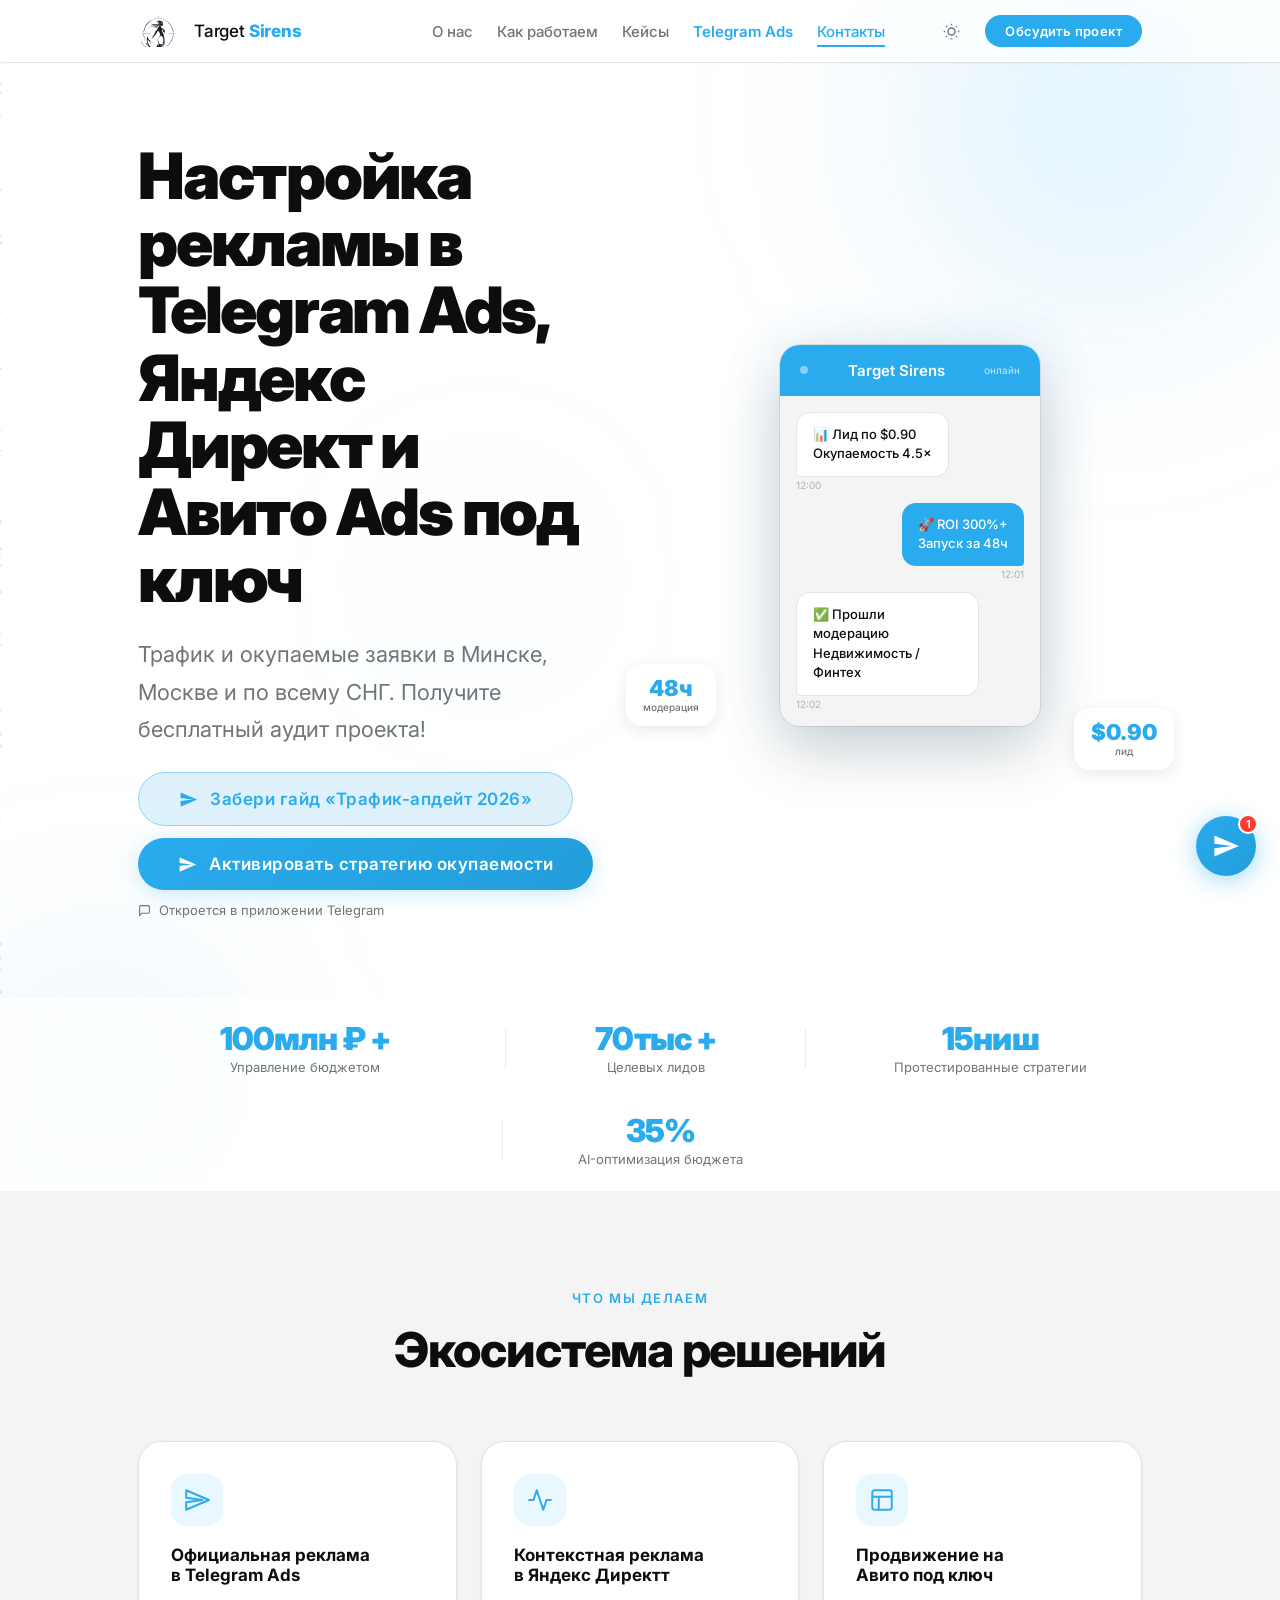
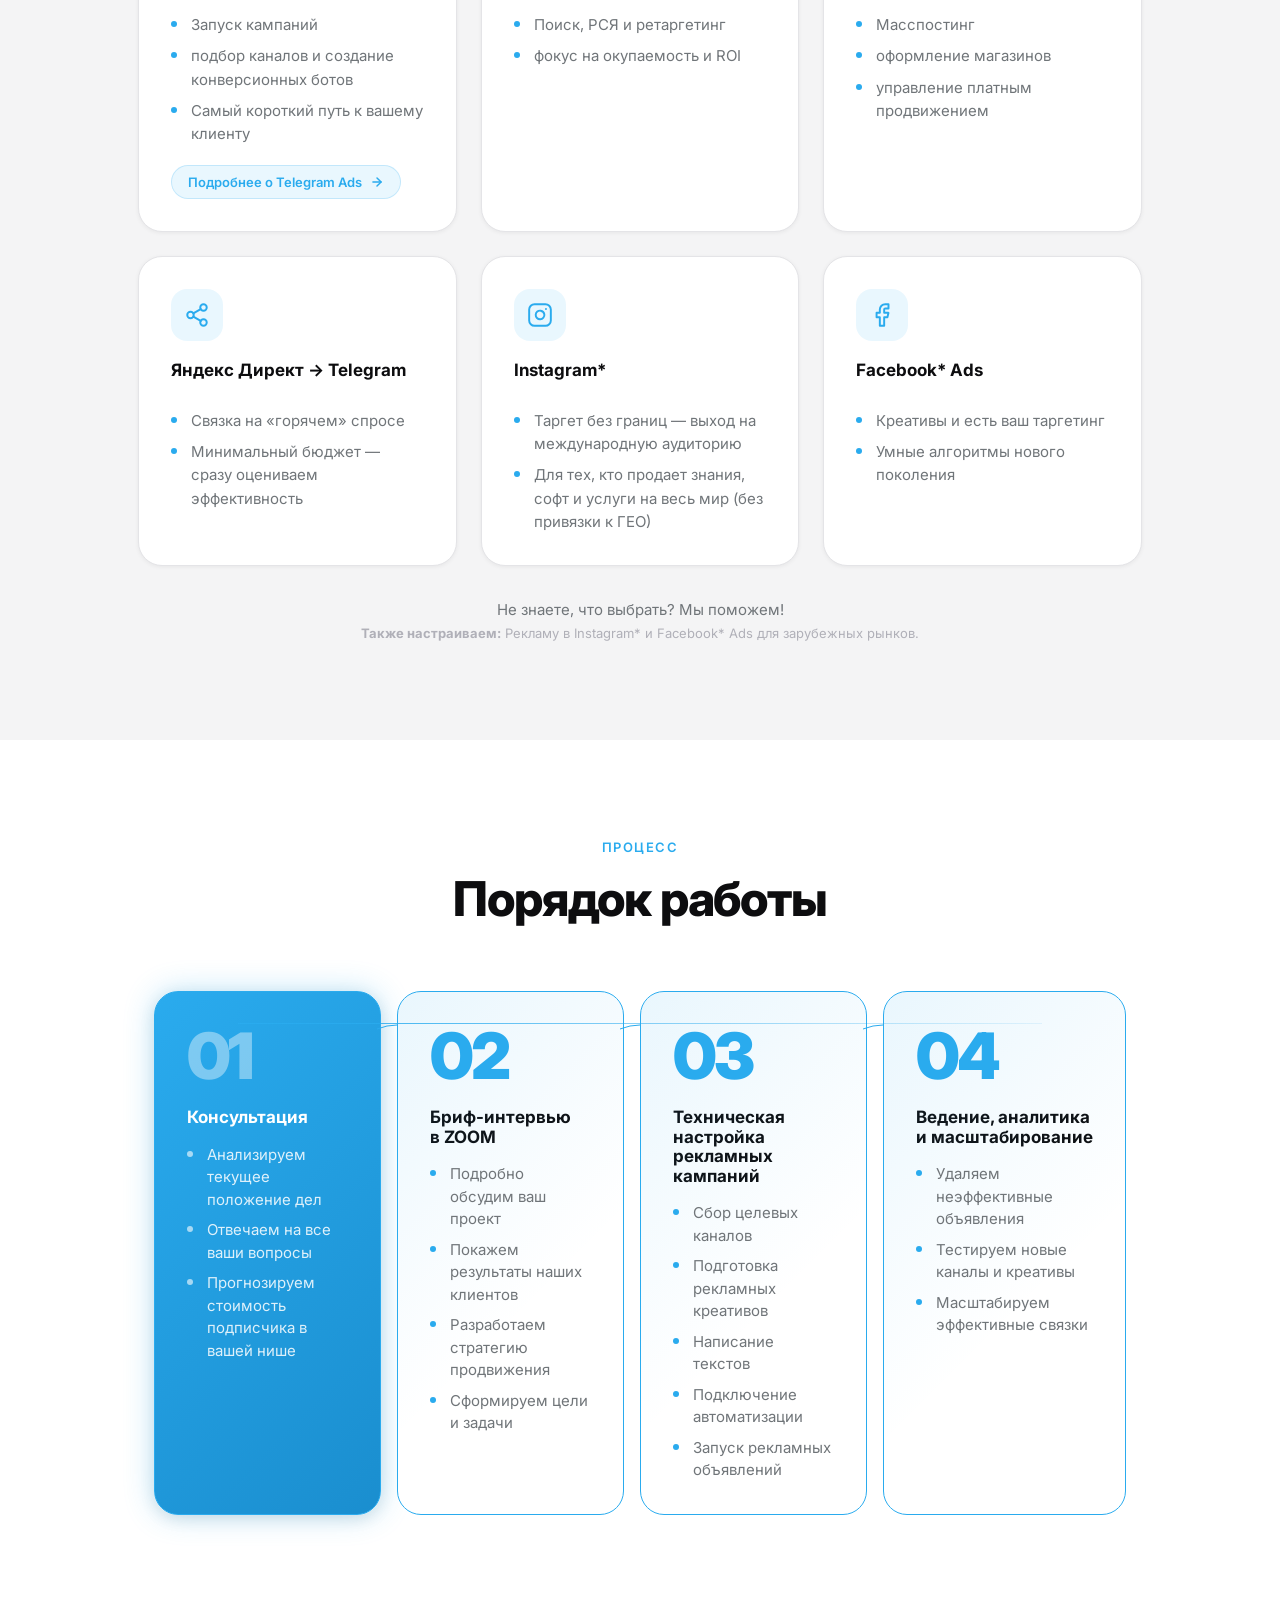
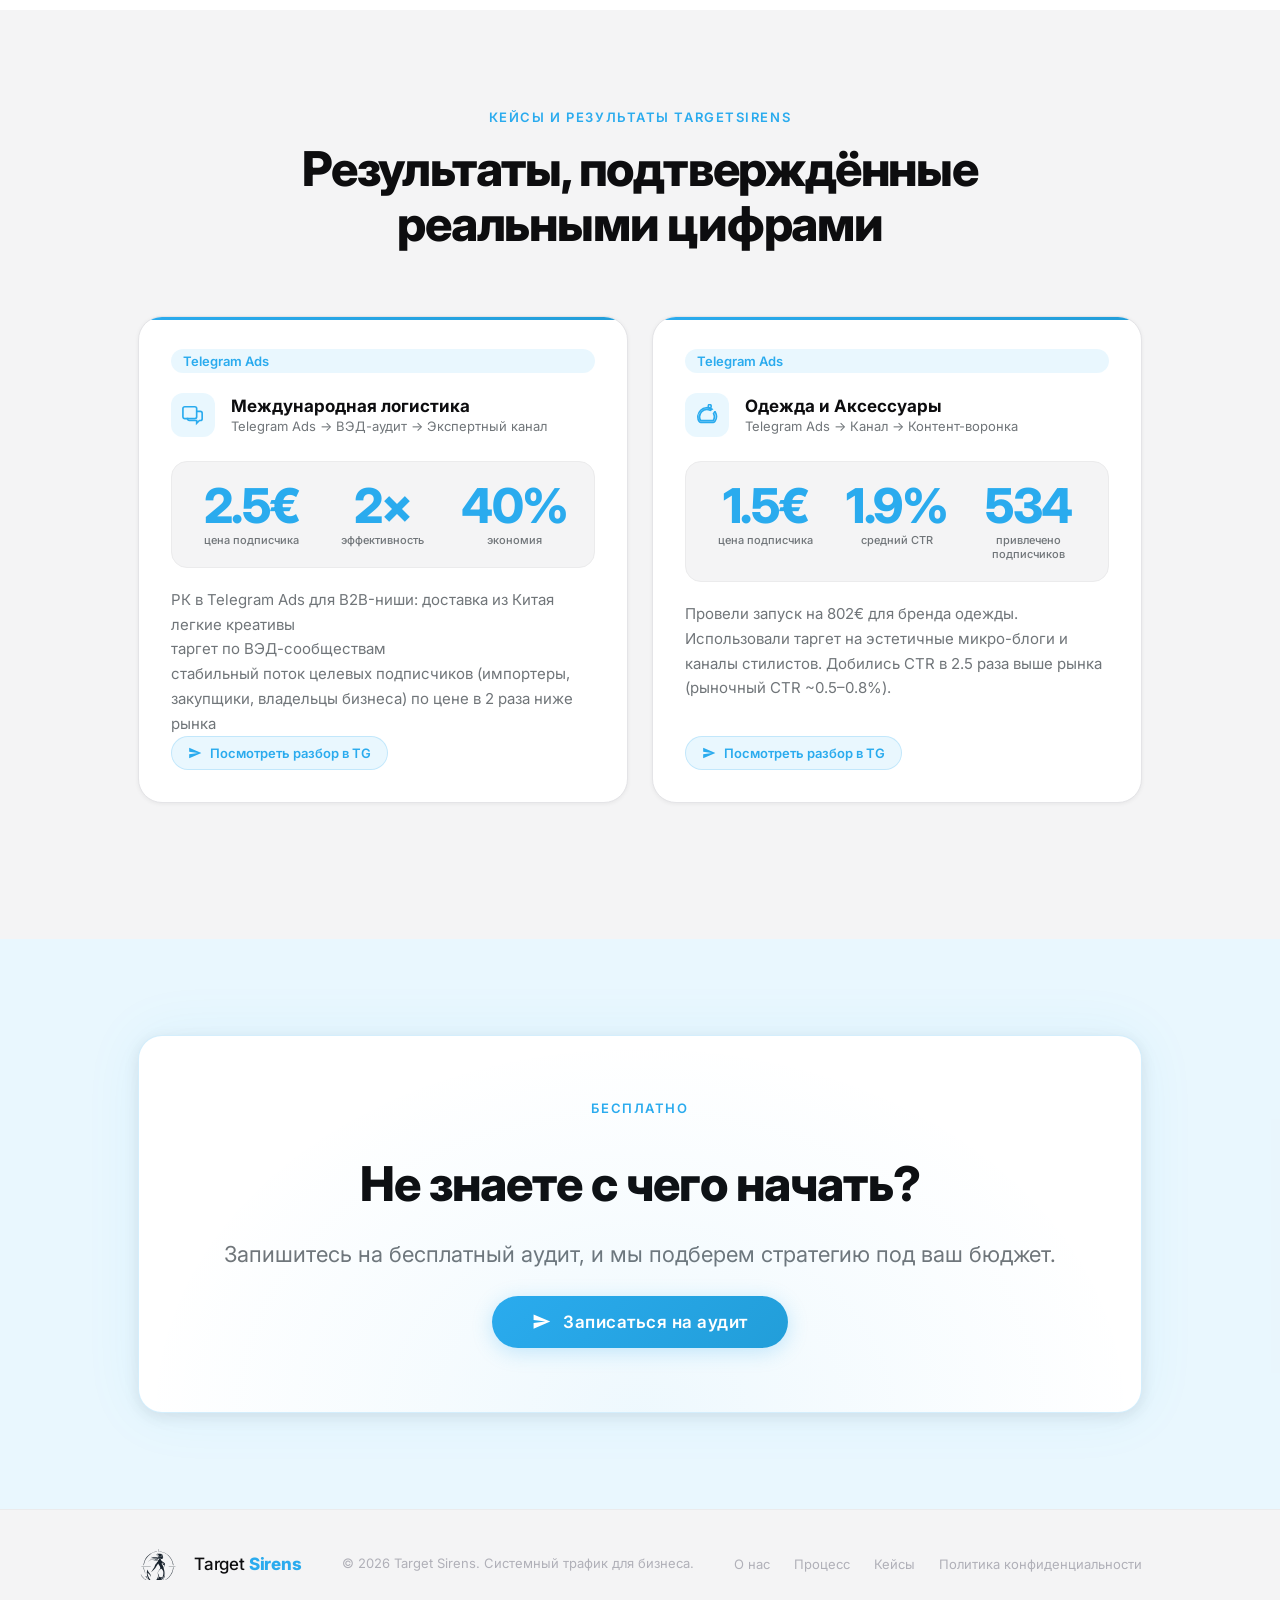
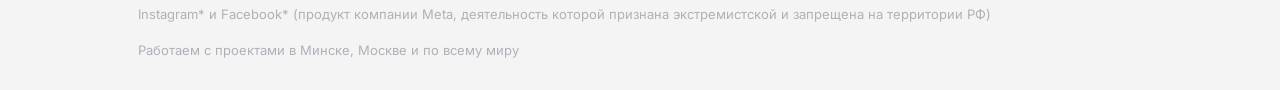
<file: index.html>
<!DOCTYPE html>
<html lang="ru" data-theme="light">

<head>
  <meta charset="UTF-8">
  <!-- Google Tag Manager -->
  <script>(function (w, d, s, l, i) {
      w[l] = w[l] || []; w[l].push({
        'gtm.start':
          new Date().getTime(), event: 'gtm.js'
      }); var f = d.getElementsByTagName(s)[0],
        j = d.createElement(s), dl = l != 'dataLayer' ? '&l=' + l : ''; j.async = true; j.src =
          'https://www.googletagmanager.com/gtm.js?id=' + i + dl; f.parentNode.insertBefore(j, f);
    })(window, document, 'script', 'dataLayer', 'GTM-P6WTXDZZ');</script>
  <!-- End Google Tag Manager -->
   
<script type="application/ld+json">
{
@context": "Schema.org - Schema.org ",
@type": "Organization",
"name": "TargetSirens",
"url": "Target Sirens — Системный трафик ",
"logo": "https://targetsirens.ru/logo.png",
"image": "https://targetsirens.ru/preview-image.jpg",
"description": "Трафик и окупаемые заявки в Telegram Ads, Yandex Direct, Авито Ads. Настройка рекламы под ключ в Минске, Москве и по всему СНГ.",
"knowsAbout": "Настройка рекламы, маркетинг, Telegram Ads, Yandex Direct, Авито Ads",

// Основной адрес (Минск)
"address": {
@type": "PostalAddress",
"addressLocality": "Минск",
"addressCountry": "BY"
},

// Координаты (Минск)
"geo": {
@type": "GeoCoordinates",
"latitude": "53.9045",
"longitude": "27.5615"
},

// ЗОНА ОБСЛУЖИВАНИЯ (Здесь мы добавляем Москву и СНГ)
"areaServed": [
{
@type": "City",
"name": "Минск"
},
{
@type": "City",
"name": "Москва"
},
{
@type": "Country",
"name": "СНГ"
}
],

"foundingDate": "2024",
"sameAs": [
"TARGET SIRENS | Реклама TG ADS ",
"https://vk.com/targetsirens"
],
"hasOfferCatalog": {
@type": "OfferCatalog",
"name": "Услуги маркетинга и рекламы",
"itemListElement": [
{
@type": "Offer",
"itemOffered": {
@type": "Service",
"name": "Настройка Telegram Ads в Москве и Минске"
}
},
{
@type": "Offer",
"itemOffered": {
@type": "Service",
"name": "Настройка Яндекс Директ под ключ"
}
},
{
@type": "Offer",
"itemOffered": {
@type": "Service",
"name": "Реклама на Авито Ads"
}
}
]
}
}
</script>
  <meta name="viewport" content="width=device-width, initial-scale=1.0">
  <meta name="description"
    content="Трафик и окупаемые заявки в Telegram Ads, Yandex Direct, Авито Ads. Настраиваем рекламу под ключ. Получите бесплатный аудит проекта!">
  <title>Target sirens - настройка рекламы в Telegram Ads, Yandex Direct, Авито Ads под ключ</title>
  <link rel="preconnect" href="https://fonts.googleapis.com">
  <link rel="preconnect" href="https://fonts.gstatic.com" crossorigin>
  <link href="https://fonts.googleapis.com/css2?family=Inter:wght@400;500;600;700;800&display=swap" rel="stylesheet">
  <link rel="icon" type="image/svg+xml" href="favicon.svg">
  <link rel="stylesheet" href="style.css">
</head>

<body>
  <!-- Google Tag Manager (noscript) -->
  <noscript><iframe src="https://www.googletagmanager.com/ns.html?id=GTM-P6WTXDZZ" height="0" width="0"
      style="display:none;visibility:hidden"></iframe></noscript>
  <!-- End Google Tag Manager (noscript) -->
  <!-- ==============================
       HEADER — Apple glassmorphism
       ============================== -->
  <header class="header" id="header">
    <div class="header__glass"></div>
    <div class="container header__inner">

      <!-- LOGO -->
      <a href="#" class="logo" aria-label="Target Sirens">
        <img class="logo__img logo__img--light" src="logo-light.svg" alt="" width="44" height="44">
        <img class="logo__img logo__img--dark" src="logo-dark.svg" alt="" width="44" height="44">
        <span class="logo__text">Target <strong>Sirens</strong></span>
      </a>

      <!-- NAV -->
      <nav class="nav" aria-label="Навигация">
        <a href="#facts" class="nav__link">О нас</a>
        <a href="#process" class="nav__link">Как работаем</a>
        <a href="#cases" class="nav__link">Кейсы</a>
        <a href="telegram-ads.html" class="nav__link" style="color:var(--color-primary);font-weight:600">Telegram Ads</a>
        <a href="#contact" class="nav__link">Контакты</a>
      </nav>

      <div class="header__right">
        <button class="theme-toggle" data-theme-toggle aria-label="Сменить тему">
          <svg class="icon-moon" width="17" height="17" viewBox="0 0 24 24" fill="none" stroke="currentColor"
            stroke-width="2">
            <path d="M21 12.79A9 9 0 1 1 11.21 3 7 7 0 0 0 21 12.79z" />
          </svg>
          <svg class="icon-sun" width="17" height="17" viewBox="0 0 24 24" fill="none" stroke="currentColor"
            stroke-width="2" style="display:none">
            <circle cx="12" cy="12" r="5" />
            <path
              d="M12 1v2M12 21v2M4.22 4.22l1.42 1.42M18.36 18.36l1.42 1.42M1 12h2M21 12h2M4.22 19.78l1.42-1.42M18.36 5.64l1.42-1.42" />
          </svg>
        </button>
        <a href="#contact" class="btn btn--primary btn--sm nav__cta" id="desk">Обсудить проект</a>
      </div>

      <button class="burger" aria-label="Меню" aria-expanded="false">
        <span></span><span></span><span></span>
      </button>
    </div>

    <!-- Mobile nav -->
    <div class="mobile-nav" id="mobile-nav" aria-hidden="true">
      <a href="#facts" class="mobile-nav__link">О нас</a>
      <a href="#process" class="mobile-nav__link">Как работаем</a>
      <a href="#cases" class="mobile-nav__link">Кейсы</a>
      <a href="telegram-ads.html" class="mobile-nav__link" style="color:var(--color-primary)">Telegram Ads</a>
      <a href="#contact" class="mobile-nav__link">Контакты</a>
      <a href="#contact" class="btn btn--primary">Обсудить проект</a>
    </div>
  </header>

  <main>

    <!-- ==============================
         SCREEN 1 — HERO
         ============================== -->
    <section class="hero" id="hero">
      <!-- Частицы / декор -->
      <div class="hero__bg" aria-hidden="true">
        <div class="hero__glow hero__glow--1"></div>
        <div class="hero__glow hero__glow--2"></div>
        <div class="hero__glow hero__glow--3"></div>
        <canvas id="particles" class="hero__particles"></canvas>
      </div>

      <div class="container hero__inner">
        <div class="hero__content">
          <h1 class="hero__title fade-up" style="--d:0ms">
            Настройка рекламы в Telegram Ads, Яндекс Директ и Авито Ads под ключ
          </h1>

          <p class="hero__sub fade-up" style="--d:100ms">
            Трафик и окупаемые заявки в Минске, Москве и по всему СНГ. Получите бесплатный аудит проекта!
          </p>

          <div class="hero__cta-wrap fade-up" style="--d:200ms">
            <a href="https://t.me/target_sirens/80" target="_blank" rel="noopener"
              class="btn btn--primary btn--lg btn--tg btn--glow hero__btn-pdf" id="take">
              <svg width="19" height="19" viewBox="0 0 24 24" fill="currentColor">
                <path d="M2.01 21L23 12 2.01 3 2 10l15 2-15 2z" />
              </svg>
              Забери гайд «Трафик-апдейт 2026»
            </a>
            <a href="https://t.me/target_sirens" target="_blank" rel="noopener"
              class="btn btn--primary btn--lg btn--tg btn--glow" id="active">
              <svg width="19" height="19" viewBox="0 0 24 24" fill="currentColor">
                <path d="M2.01 21L23 12 2.01 3 2 10l15 2-15 2z" />
              </svg>
              Активировать стратегию окупаемости
            </a>
            <span class="hero__hint">
              <svg width="13" height="13" viewBox="0 0 24 24" fill="none" stroke="currentColor" stroke-width="2">
                <path d="M21 15a2 2 0 0 1-2 2H7l-4 4V5a2 2 0 0 1 2-2h14a2 2 0 0 1 2 2z" />
              </svg>
              Откроется в приложении Telegram
            </span>
          </div>
        </div>

        <!-- Phone mockup -->
        <div class="hero__visual fade-up" style="--d:130ms" aria-hidden="true">
          <div class="hero__phone">
            <div class="hero__phone-header">
              <div class="hero__phone-dot"></div>
              <div class="hero__phone-name">Target Sirens</div>
              <div class="hero__phone-online">онлайн</div>
            </div>
            <div class="hero__phone-body">
              <div class="msg msg--in">
                <div class="msg__bubble">📊 Лид по $0.90<br>Окупаемость 4.5×</div>
                <div class="msg__time">12:00</div>
              </div>
              <div class="msg msg--out">
                <div class="msg__bubble">🚀 ROI 300%+<br>Запуск за 48ч</div>
                <div class="msg__time">12:01</div>
              </div>
              <div class="msg msg--in">
                <div class="msg__bubble">✅ Прошли модерацию<br>Недвижимость / Финтех</div>
                <div class="msg__time">12:02</div>
              </div>
            </div>
          </div>
          <!-- Floating stats -->

          <div class="fstat fstat--2"><span class="fstat__num">48ч</span><span class="fstat__lbl">модерация</span></div>
          <div class="fstat fstat--3"><span class="fstat__num">$0.90</span><span class="fstat__lbl">лид</span></div>
        </div>
      </div>

      <!-- Metrics bar -->
      <div class="hero__metrics fade-up" style="--d:340ms">
        <div class="container hero__metrics-inner">
          <div class="hm-item">
            <span class="hm-num" data-target="100">0</span><span class="hm-sfx">млн ₽ +</span>
            <span class="hm-lbl">Управление бюджетом</span>
          </div>
          <div class="hm-divider"></div>
          <div class="hm-item">
            <span class="hm-num" data-target="70 ">0</span><span class="hm-sfx"> тыс +</span>
            <span class="hm-lbl">Целевых лидов</span>
          </div>
          <div class="hm-divider"></div>
          <div class="hm-item">
            <span class="hm-num" data-target="15">0</span><span class="hm-sfx">ниш</span>
            <span class="hm-lbl">Протестированные стратегии</span>
          </div>
          <div class="hm-divider"></div>
          <div class="hm-item">
            <span class="hm-num" data-target="35">0</span><span class="hm-sfx">%</span>
            <span class="hm-lbl">AI-оптимизация бюджета</span>
          </div>
        </div>
      </div>
    </section>

    <!-- ==============================
         SCREEN 2 — ЭКОСИСТЕМА РЕШЕНИЙ
         ============================== -->
    <section class="facts section" id="facts">
      <div class="container">
        <div class="section-head reveal">
          <div class="section-label">Что мы делаем</div>
          <h2 class="section-title">Экосистема решений</h2>
        </div>

        <div class="facts__grid facts__grid--6">

          <!-- 1. Telegram Ads -->
          <div class="fact-card reveal" style="--rd:0ms">
            <div class="fact-card__icon">
              <svg width="26" height="26" viewBox="0 0 24 24" fill="none" stroke="var(--color-primary)"
                stroke-width="1.8" stroke-linecap="round" stroke-linejoin="round">
                <path d="M2.01 21L23 12 2.01 3 2 10l15 2-15 2z" />
              </svg>
            </div>
            <h3>Официальная реклама в Telegram Ads</h3>
            <ul class="fact-list">
              <li>Запуск кампаний</li>
              <li>подбор каналов и создание конверсионных ботов</li>
              <li>Самый короткий путь к вашему клиенту</li>
            </ul>
            <a href="telegram-ads.html" class="case-card__link" style="margin-top:auto;align-self:flex-start">
              Подробнее о Telegram Ads
              <svg width="14" height="14" viewBox="0 0 24 24" fill="none" stroke="currentColor" stroke-width="2.5" stroke-linecap="round" stroke-linejoin="round"><line x1="5" y1="12" x2="19" y2="12"/><polyline points="12 5 19 12 12 19"/></svg>
            </a>
          </div>

          <!-- 2. Яндекс Директ -->
          <div class="fact-card reveal" style="--rd:60ms">
            <div class="fact-card__icon">
              <svg width="26" height="26" viewBox="0 0 24 24" fill="none" stroke="var(--color-primary)"
                stroke-width="1.8" stroke-linecap="round" stroke-linejoin="round">
                <polyline points="22 12 18 12 15 21 9 3 6 12 2 12" />
              </svg>
            </div>
            <h3>Контекстная реклама в Яндекс Директт</h3>
            <ul class="fact-list">
              <li>Поиск, РСЯ и ретаргетинг</li>
              <li>фокус на окупаемость и ROI</li>
            </ul>
          </div>

          <!-- 3. Авито -->
          <div class="fact-card reveal" style="--rd:120ms">
            <div class="fact-card__icon">
              <svg width="26" height="26" viewBox="0 0 24 24" fill="none" stroke="var(--color-primary)"
                stroke-width="1.8" stroke-linecap="round" stroke-linejoin="round">
                <rect x="3" y="3" width="18" height="18" rx="2" />
                <path d="M3 9h18M9 21V9" />
              </svg>
            </div>
            <h3>Продвижение на Авито под ключ</h3>
            <ul class="fact-list">
              <li>Масспостинг</li>
              <li>оформление магазинов</li>
              <li>управление платным продвижением</li>
            </ul>
          </div>

          <!-- 4. Яндекс → Telegram -->
          <div class="fact-card reveal" style="--rd:180ms">
            <div class="fact-card__icon">
              <svg width="26" height="26" viewBox="0 0 24 24" fill="none" stroke="var(--color-primary)"
                stroke-width="1.8" stroke-linecap="round" stroke-linejoin="round">
                <circle cx="18" cy="5" r="3" />
                <circle cx="6" cy="12" r="3" />
                <circle cx="18" cy="19" r="3" />
                <line x1="8.59" y1="13.51" x2="15.42" y2="17.49" />
                <line x1="15.41" y1="6.51" x2="8.59" y2="10.49" />
              </svg>
            </div>
            <h3>Яндекс Директ → Telegram</h3>
            <ul class="fact-list">
              <li>Связка на «горячем» спросе</li>
              <li>Минимальный бюджет — сразу оцениваем эффективность</li>
            </ul>
          </div>

          <!-- 5. Instagram -->
          <div class="fact-card reveal" style="--rd:240ms">
            <div class="fact-card__icon">
              <svg width="26" height="26" viewBox="0 0 24 24" fill="none" stroke="var(--color-primary)"
                stroke-width="1.8" stroke-linecap="round" stroke-linejoin="round">
                <rect x="2" y="2" width="20" height="20" rx="5" />
                <path d="M16 11.37A4 4 0 1 1 12.63 8 4 4 0 0 1 16 11.37z" />
                <line x1="17.5" y1="6.5" x2="17.51" y2="6.5" />
              </svg>
            </div>
            <h3>Instagram*</h3>
            <ul class="fact-list">
              <li>Таргет без границ — выход на международную аудиторию</li>
              <li>Для тех, кто продает знания, софт и услуги на весь мир (без привязки к ГЕО)</li>
            </ul>
          </div>

          <!-- 6. Facebook -->
          <div class="fact-card reveal" style="--rd:300ms">
            <div class="fact-card__icon">
              <svg width="26" height="26" viewBox="0 0 24 24" fill="none" stroke="var(--color-primary)"
                stroke-width="1.8" stroke-linecap="round" stroke-linejoin="round">
                <path d="M18 2h-3a5 5 0 0 0-5 5v3H7v4h3v8h4v-8h3l1-4h-4V7a1 1 0 0 1 1-1h3z" />
              </svg>
            </div>
            <h3>Facebook* Ads</h3>
            <ul class="fact-list">
              <li>Креативы и есть ваш таргетинг</li>
              <li>Умные алгоритмы нового поколения</li>
            </ul>
          </div>

        </div>
        <p class="facts__note reveal">Не знаете, что выбрать? Мы поможем!</p>
        <p class="looter__meta-note"><strong>Также настраиваем:</strong> Рекламу в Instagram* и Facebook* Ads для зарубежных рынков.</p>
      </div>
    </section>

    <!-- ==============================
         SCREEN 3 — ПОРЯДОК РАБОТЫ
         ============================== -->
    <section class="process section" id="process">
      <div class="container">
        <div class="section-head reveal">
          <div class="section-label">Процесс</div>
          <h2 class="section-title">Порядок работы</h2>
        </div>

        <div class="process__steps">

          <div class="step step--active reveal" style="--rd:0ms" data-step="1">
            <div class="step__connector" aria-hidden="true">
              <svg viewBox="0 0 60 24" fill="none">
                <path d="M0 12 Q30 0 60 12" stroke="var(--color-primary)" stroke-width="1.5" stroke-dasharray="4 3" />
                <polygon points="54,8 60,12 54,16" fill="var(--color-primary)" />
              </svg>
            </div>
            <div class="step__inner">
              <div class="step__num">01</div>
              <div class="step__content">
                <h3>Консультация</h3>
                <ul>
                  <li>Анализируем текущее положение дел</li>
                  <li>Отвечаем на все ваши вопросы</li>
                  <li>Прогнозируем стоимость подписчика в вашей нише</li>
                </ul>
              </div>
            </div>
          </div>

          <div class="step reveal" style="--rd:120ms" data-step="2">
            <div class="step__connector" aria-hidden="true">
              <svg viewBox="0 0 60 24" fill="none">
                <path d="M0 12 Q30 0 60 12" stroke="var(--color-primary)" stroke-width="1.5" stroke-dasharray="4 3" />
                <polygon points="54,8 60,12 54,16" fill="var(--color-primary)" />
              </svg>
            </div>
            <div class="step__inner">
              <div class="step__num">02</div>
              <div class="step__content">
                <h3>Бриф-интервью в ZOOM</h3>
                <ul>
                  <li>Подробно обсудим ваш проект</li>
                  <li>Покажем результаты наших клиентов</li>
                  <li>Разработаем стратегию продвижения</li>
                  <li>Сформируем цели и задачи</li>
                </ul>
              </div>
            </div>
          </div>

          <div class="step reveal" style="--rd:240ms" data-step="3">
            <div class="step__connector" aria-hidden="true">
              <svg viewBox="0 0 60 24" fill="none">
                <path d="M0 12 Q30 0 60 12" stroke="var(--color-primary)" stroke-width="1.5" stroke-dasharray="4 3" />
                <polygon points="54,8 60,12 54,16" fill="var(--color-primary)" />
              </svg>
            </div>
            <div class="step__inner">
              <div class="step__num">03</div>
              <div class="step__content">
                <h3>Техническая настройка рекламных кампаний</h3>
                <ul>
                  <li>Сбор целевых каналов</li>
                  <li>Подготовка рекламных креативов</li>
                  <li>Написание текстов</li>
                  <li>Подключение автоматизации</li>
                  <li>Запуск рекламных объявлений</li>
                </ul>
              </div>
            </div>
          </div>

          <div class="step step--last reveal" style="--rd:360ms" data-step="4">
            <div class="step__inner">
              <div class="step__num">04</div>
              <div class="step__content">
                <h3>Ведение, аналитика и масштабирование</h3>
                <ul>
                  <li>Удаляем неэффективные объявления</li>
                  <li>Тестируем новые каналы и креативы</li>
                  <li>Масштабируем эффективные связки</li>
                </ul>
              </div>
            </div>
          </div>

        </div>
      </div>
    </section>

    <!-- ==============================
         SCREEN 4 — КЕЙСЫ
         ============================== -->
    <section class="cases section" id="cases">
      <div class="container">
        <div class="section-head reveal">
          <div class="section-label">Кейсы и результаты TargetSirens</div>
          <h2 class="section-title">Результаты, подтверждённые<br>реальными цифрами</h2>
        </div>

        <!-- Навигация каруселя -->
        <div class="cases__nav">
          <button class="cases__arrow cases__arrow--prev" id="cases-prev" aria-label="Назад">
            <svg width="20" height="20" viewBox="0 0 24 24" fill="none" stroke="currentColor" stroke-width="2.5"
              stroke-linecap="round">
              <polyline points="15 18 9 12 15 6" />
            </svg>
          </button>
          <div class="cases__dots" id="cases-dots"></div>
          <button class="cases__arrow cases__arrow--next" id="cases-next" aria-label="Вперёд">
            <svg width="20" height="20" viewBox="0 0 24 24" fill="none" stroke="currentColor" stroke-width="2.5"
              stroke-linecap="round">
              <polyline points="9 18 15 12 9 6" />
            </svg>
          </button>
        </div>

        <!-- Горизонтальный скролл -->
        <div class="cases__scroll" id="cases-scroll">

          <!-- Кейс 1 -->
          <article class="case-card case-card--scroll reveal" style="--rd:0ms">
            <div class="case-card__tag">Telegram Ads</div>
            <div class="case-card__head">
              <div class="case-card__ava">
                <svg width="22" height="22" viewBox="0 0 24 24" fill="none" stroke="currentColor" stroke-width="1.8">
                  <rect x="1" y="3" width="15" height="13" rx="2" />
                  <path d="M16 8h4a2 2 0 0 1 2 2v6a2 2 0 0 1-2 2h-1l-3 3v-3H8a2 2 0 0 1-2-2v-1" />
                </svg>
              </div>
              <div>
                <div class="case-card__niche">Международная логистика</div>
                <div class="case-card__sub">Telegram Ads → ВЭД-аудит → Экспертный канал</div>
              </div>
            </div>
            <div class="case-card__stats">
              <div class="case-stat"><span class="case-stat__val">2.5€</span><span class="case-stat__key">цена
                  подписчика</span></div>
              <div class="case-stat"><span class="case-stat__val">2×</span><span
                  class="case-stat__key">эффективность</span></div>
              <div class="case-stat"><span class="case-stat__val">40%</span><span class="case-stat__key">экономия</span>
              </div>
            </div>
            <div class="case-card__desc">
              <p class="case-card__desc-title">РК в Telegram Ads для B2B-ниши: доставка из Китая</p>
              <ul class="case-card__list">
                <li>легкие креативы</li>
                <li>таргет по ВЭД-сообществам</li>
                <li>стабильный поток целевых подписчиков (импортеры, закупщики, владельцы бизнеса) по цене в 2 раза ниже
                  рынка</li>
              </ul>
            </div>
            <a href="https://t.me/target_sirens/78" target="_blank" rel="noopener" class="case-card__link" id="case1">
              <svg width="14" height="14" viewBox="0 0 24 24" fill="currentColor">
                <path d="M2.01 21L23 12 2.01 3 2 10l15 2-15 2z" />
              </svg>
              Посмотреть разбор в TG
            </a>
          </article>

          <!-- Кейс 2 -->
          <article class="case-card case-card--scroll reveal" style="--rd:80ms">
            <div class="case-card__tag">Telegram Ads</div>
            <div class="case-card__head">
              <div class="case-card__ava">
                <svg width="22" height="22" viewBox="0 0 24 24" fill="none" stroke="currentColor" stroke-width="1.8">
                  <path
                    d="M20.38 8.57l-1.23 1.85a8 8 0 0 1-.22 7.58H5.07A8 8 0 0 1 15.58 6.85l1.85-1.23A10 10 0 0 0 3.35 19a2 2 0 0 0 1.72 1h13.85a2 2 0 0 0 1.74-1 10 10 0 0 0 .27-10.44z" />
                  <path d="M13.5 3a1.5 1.5 0 0 0 3 0v-1a1.5 1.5 0 0 0-3 0v1z" />
                </svg>
              </div>
              <div>
                <div class="case-card__niche">Одежда и Аксессуары</div>
                <div class="case-card__sub">Telegram Ads → Канал → Контент-воронка</div>
              </div>
            </div>
            <div class="case-card__stats">
              <div class="case-stat"><span class="case-stat__val">1.5€</span><span class="case-stat__key">цена
                  подписчика</span></div>
              <div class="case-stat"><span class="case-stat__val">1.9%</span><span class="case-stat__key">средний
                  CTR</span></div>
              <div class="case-stat"><span class="case-stat__val">534</span><span class="case-stat__key">привлечено
                  подписчиков</span></div>
            </div>
            <div class="case-card__desc">
              <p class="case-card__desc-title">Провели запуск на 802€ для бренда одежды. Использовали таргет на
                эстетичные микро-блоги и каналы стилистов. Добились CTR в 2.5 раза выше рынка (рыночный CTR ~0.5–0.8%).
              </p>
            </div>
            <a href="https://t.me/target_sirens/74" target="_blank" rel="noopener" class="case-card__link" id="case2">
              <svg width="14" height="14" viewBox="0 0 24 24" fill="currentColor">
                <path d="M2.01 21L23 12 2.01 3 2 10l15 2-15 2z" />
              </svg>
              Посмотреть разбор в TG
            </a>
          </article>



        </div>

        <div id="contact"></div>
      </div>
    </section>

    <!-- ==============================
         SCREEN 5 — CTA ДИАГНОСТИКА
         ============================== -->
    <section class="diag section" id="diag">
      <div class="container">
        <div class="diag__inner reveal">
          <div class="section-label">Бесплатно</div>
          <h2 class="diag__title">Не знаете с чего начать?</h2>
          <p class="diag__sub">Запишитесь на бесплатный аудит, и мы подберем стратегию под ваш бюджет.</p>
          <a href="https://t.me/TargetSirens" target="_blank" rel="noopener"
            class="btn btn--primary btn--lg btn--tg btn--glow" id="audit">
            <svg width="19" height="19" viewBox="0 0 24 24" fill="currentColor">
              <path d="M2.01 21L23 12 2.01 3 2 10l15 2-15 2z" />
            </svg>
            Записаться на аудит
          </a>
        </div>
      </div>
    </section>

  </main>

  <!-- FOOTER -->
  <footer class="footer">
    <div class="container footer__inner">
      <a href="#" class="logo">
        <img class="logo__img logo__img--light" src="logo-light.svg" alt="" width="44" height="44">
        <img class="logo__img logo__img--dark" src="logo-dark.svg" alt="" width="44" height="44">
        <span class="logo__text">Target <strong>Sirens</strong></span>
      </a>
      <p class="footer__copy">© 2026 Target Sirens. Системный трафик для бизнеса.</p>
      <div class="footer__links">
        <a href="#facts">О нас</a>
        <a href="#process">Процесс</a>
        <a href="#cases">Кейсы</a>
        <a href="/privacy.html" target="_blank" rel="noopener noreferrer">Политика конфиденциальности</a>
      </div>
      <a href="#" class="footer__meta-note">
        Instagram* и Facebook* (продукт компании Meta, деятельность которой признана экстремистской и запрещена на
        территории РФ)</a>
        <a href="#" class="footer__meta-note">
       Работаем с проектами в Минске, Москве и по всему миру</a>
    </div>
  </footer>

  <!-- TELEGRAM WIDGET -->
  <div class="tg-widget" id="tg-widget">

    <!-- Пузырь -->
    <div class="tg-bubble" id="tg-bubble">
      <div class="tg-bubble__header">
        <div class="tg-bubble__avatar">
          <svg width="22" height="22" viewBox="0 0 24 24" fill="white">
            <path d="M2.01 21L23 12 2.01 3 2 10l15 2-15 2z" />
          </svg>
        </div>
        <div>
          <div class="tg-bubble__name">Target Sirens</div>
          <div class="tg-bubble__status">
            <span class="tg-bubble__dot"></span>онлайн
          </div>
        </div>
        <button class="tg-bubble__close" id="tg-bubble-close" aria-label="Закрыть">
          <svg width="14" height="14" viewBox="0 0 24 24" fill="none" stroke="currentColor" stroke-width="2.5">
            <line x1="18" y1="6" x2="6" y2="18" />
            <line x1="6" y1="6" x2="18" y2="18" />
          </svg>
        </button>
      </div>
      <div class="tg-bubble__body">
        <div class="tg-bubble__msg">
          Привет! 👋 Готовы обсудить ваш проект.<br>Напишите нам в Telegram — ответим в течение 15 минут.
        </div>
      </div>
      <button type="button" class="tg-bubble__btn" id="tg-bub">
  <svg width="16" height="16" viewBox="0 0 24 24" fill="currentColor">
    <path d="M2.01 21L23 12 2.01 3 2 10l15 2-15 2z" />
  </svg>
  Написать в Telegram
</button>
    </div>

    <!-- Кнопка -->
    <button class="tg-btn" id="tg-btn" aria-label="Написать в Telegram">
      <svg class="tg-btn__icon tg-btn__icon--tg" id="write" width="28" height="28" viewBox="0 0 24 24" fill="white">
        <path d="M2.01 21L23 12 2.01 3 2 10l15 2-15 2z" />
      </svg>
      <svg class="tg-btn__icon tg-btn__icon--close" width="24" height="24" viewBox="0 0 24 24" fill="none"
        stroke="white" stroke-width="2.5" style="display:none">
        <line x1="18" y1="6" x2="6" y2="18" />
        <line x1="6" y1="6" x2="18" y2="18" />
      </svg>
      <span class="tg-btn__badge">1</span>
    </button>

  </div>

  <script src="main.js"></script>
  <script data-pplx-inline-edit>
    (function () {
      if (window === window.top) return;
      function inlineAll(orig, clone) {
        if (orig.nodeType !== 1) return;
        try {
          var cs = getComputedStyle(orig);
          var t = '';
          for (var i = 0; i < cs.length; i++) { t += cs[i] + ':' + cs.getPropertyValue(cs[i]) + ';'; }
          clone.style.cssText = t;
        } catch (e) { }
        var oc = orig.children, cc = clone.children;
        for (var j = 0; j < oc.length && j < cc.length; j++) { inlineAll(oc[j], cc[j]); }
      }
      function stripExternal(clone) {
        var imgs = clone.querySelectorAll('img');
        for (var i = 0; i < imgs.length; i++) {
          var s = imgs[i].getAttribute('src');
          if (s && !s.startsWith('data:')) imgs[i].removeAttribute('src');
        }
        var all = clone.querySelectorAll('*');
        for (var i = 0; i < all.length; i++) {
          var st = all[i].style.cssText;
          if (st && st.indexOf('url(') >= 0) {
            all[i].style.cssText = st.replace(/url\(["']?(?!data:)[^)"']*["']?\)/gi, 'none');
          }
        }
      }
      window.addEventListener('message', function (e) {
        if (!e.data || e.data.type !== 'INLINE_EDIT_CAPTURE_REQUEST') return;
        var scrollX = window.scrollX || window.pageXOffset || 0;
        var scrollY = window.scrollY || window.pageYOffset || 0;
        var w = window.innerWidth, h = window.innerHeight;
        try {
          var clone = document.documentElement.cloneNode(true);
          var rm = clone.querySelectorAll('script,link[rel="stylesheet"],style');
          for (var i = 0; i < rm.length; i++) { rm[i].remove(); }
          inlineAll(document.documentElement, clone);
          stripExternal(clone);
          var html = new XMLSerializer().serializeToString(clone);
          var svg = '<svg xmlns="http://www.w3.org/2000/svg" width="' + w + '" height="' + h + '">'
            + '<foreignObject width="100%" height="100%">'
            + '<div xmlns="http://www.w3.org/1999/xhtml" style="width:' + w + 'px;height:' + h + 'px;overflow:hidden">'
            + '<div style="transform:translate(-' + scrollX + 'px,-' + scrollY + 'px);transform-origin:top left">'
            + html + '</div></div></foreignObject></svg>';
          var svgUrl = 'data:image/svg+xml;charset=utf-8,' + encodeURIComponent(svg);
          var img = new Image();
          img.onload = function () {
            var c = document.createElement('canvas'); c.width = w; c.height = h;
            c.getContext('2d').drawImage(img, 0, 0);
            window.parent.postMessage({ type: 'INLINE_EDIT_SCREENSHOT_RESULT', dataUrl: c.toDataURL('image/png'), scrollX: scrollX, scrollY: scrollY }, '*');
          };
          img.onerror = function () {
            window.parent.postMessage({ type: 'INLINE_EDIT_SCREENSHOT_RESULT', dataUrl: null, scrollX: scrollX, scrollY: scrollY }, '*');
          };
          img.src = svgUrl;
        } catch (err) {
          window.parent.postMessage({ type: 'INLINE_EDIT_SCREENSHOT_RESULT', dataUrl: null, scrollX: scrollX, scrollY: scrollY }, '*');
        }
      });
    })();
  </script>
</body>

</html>
</file>
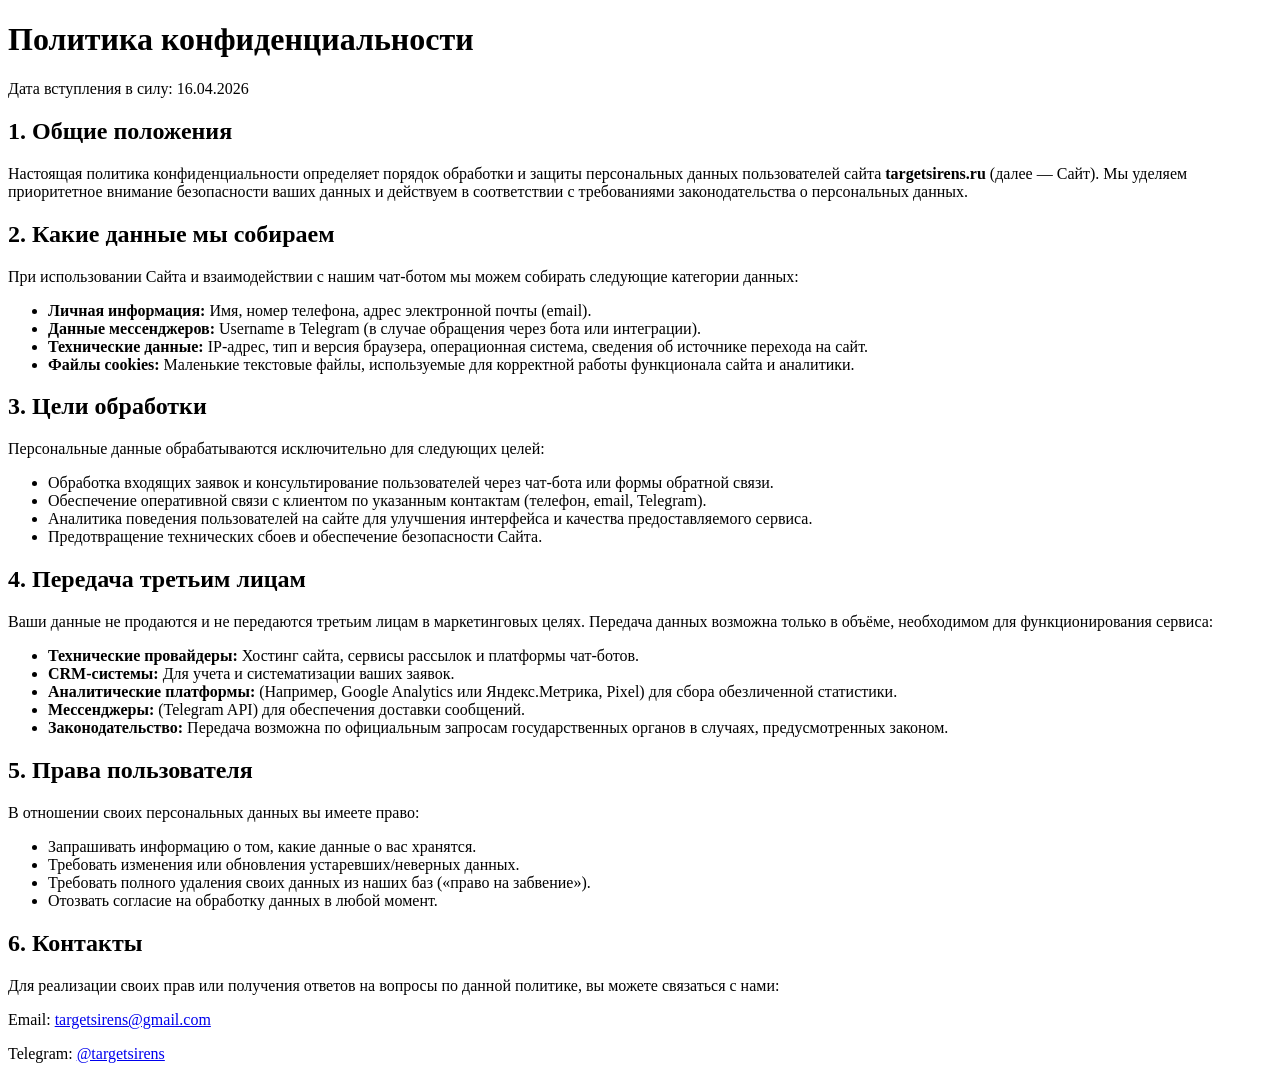
<file: privacy.html>
<!DOCTYPE html>
<html lang="ru">
<head>
    <meta charset="UTF-8">
    <title>Политика конфиденциальности targetsirens.ru</title>
</head>
<body>

    <h1>Политика конфиденциальности</h1>
    <p>Дата вступления в силу: 16.04.2026</p>

    <h2>1. Общие положения</h2>
    <p>Настоящая политика конфиденциальности определяет порядок обработки и защиты персональных данных пользователей сайта <strong>targetsirens.ru</strong> (далее — Сайт). Мы уделяем приоритетное внимание безопасности ваших данных и действуем в соответствии с требованиями законодательства о персональных данных.</p>

    <h2>2. Какие данные мы собираем</h2>
    <p>При использовании Сайта и взаимодействии с нашим чат-ботом мы можем собирать следующие категории данных:</p>
    <ul>
        <li><strong>Личная информация:</strong> Имя, номер телефона, адрес электронной почты (email).</li>
        <li><strong>Данные мессенджеров:</strong> Username в Telegram (в случае обращения через бота или интеграции).</li>
        <li><strong>Технические данные:</strong> IP-адрес, тип и версия браузера, операционная система, сведения об источнике перехода на сайт.</li>
        <li><strong>Файлы cookies:</strong> Маленькие текстовые файлы, используемые для корректной работы функционала сайта и аналитики.</li>
    </ul>

    <h2>3. Цели обработки</h2>
    <p>Персональные данные обрабатываются исключительно для следующих целей:</p>
    <ul>
        <li>Обработка входящих заявок и консультирование пользователей через чат-бота или формы обратной связи.</li>
        <li>Обеспечение оперативной связи с клиентом по указанным контактам (телефон, email, Telegram).</li>
        <li>Аналитика поведения пользователей на сайте для улучшения интерфейса и качества предоставляемого сервиса.</li>
        <li>Предотвращение технических сбоев и обеспечение безопасности Сайта.</li>
    </ul>

    <h2>4. Передача третьим лицам</h2>
    <p>Ваши данные не продаются и не передаются третьим лицам в маркетинговых целях. Передача данных возможна только в объёме, необходимом для функционирования сервиса:</p>
    <ul>
        <li><strong>Технические провайдеры:</strong> Хостинг сайта, сервисы рассылок и платформы чат-ботов.</li>
        <li><strong>CRM-системы:</strong> Для учета и систематизации ваших заявок.</li>
        <li><strong>Аналитические платформы:</strong> (Например, Google Analytics или Яндекс.Метрика, Pixel) для сбора обезличенной статистики.</li>
        <li><strong>Мессенджеры:</strong> (Telegram API) для обеспечения доставки сообщений.</li>
        <li><strong>Законодательство:</strong> Передача возможна по официальным запросам государственных органов в случаях, предусмотренных законом.</li>
    </ul>

    <h2>5. Права пользователя</h2>
    <p>В отношении своих персональных данных вы имеете право:</p>
    <ul>
        <li>Запрашивать информацию о том, какие данные о вас хранятся.</li>
        <li>Требовать изменения или обновления устаревших/неверных данных.</li>
        <li>Требовать полного удаления своих данных из наших баз («право на забвение»).</li>
        <li>Отозвать согласие на обработку данных в любой момент.</li>
    </ul>

    <h2>6. Контакты</h2>
    <p>Для реализации своих прав или получения ответов на вопросы по данной политике, вы можете связаться с нами:</p>
    <p>Email: <a href="mailto:targetsirens@gmail.com">targetsirens@gmail.com</a></p>
    <p>Telegram: <a href="https://t.me/target_sirens" target="_blank">@targetsirens</a></p>

</body>
</html>
</file>
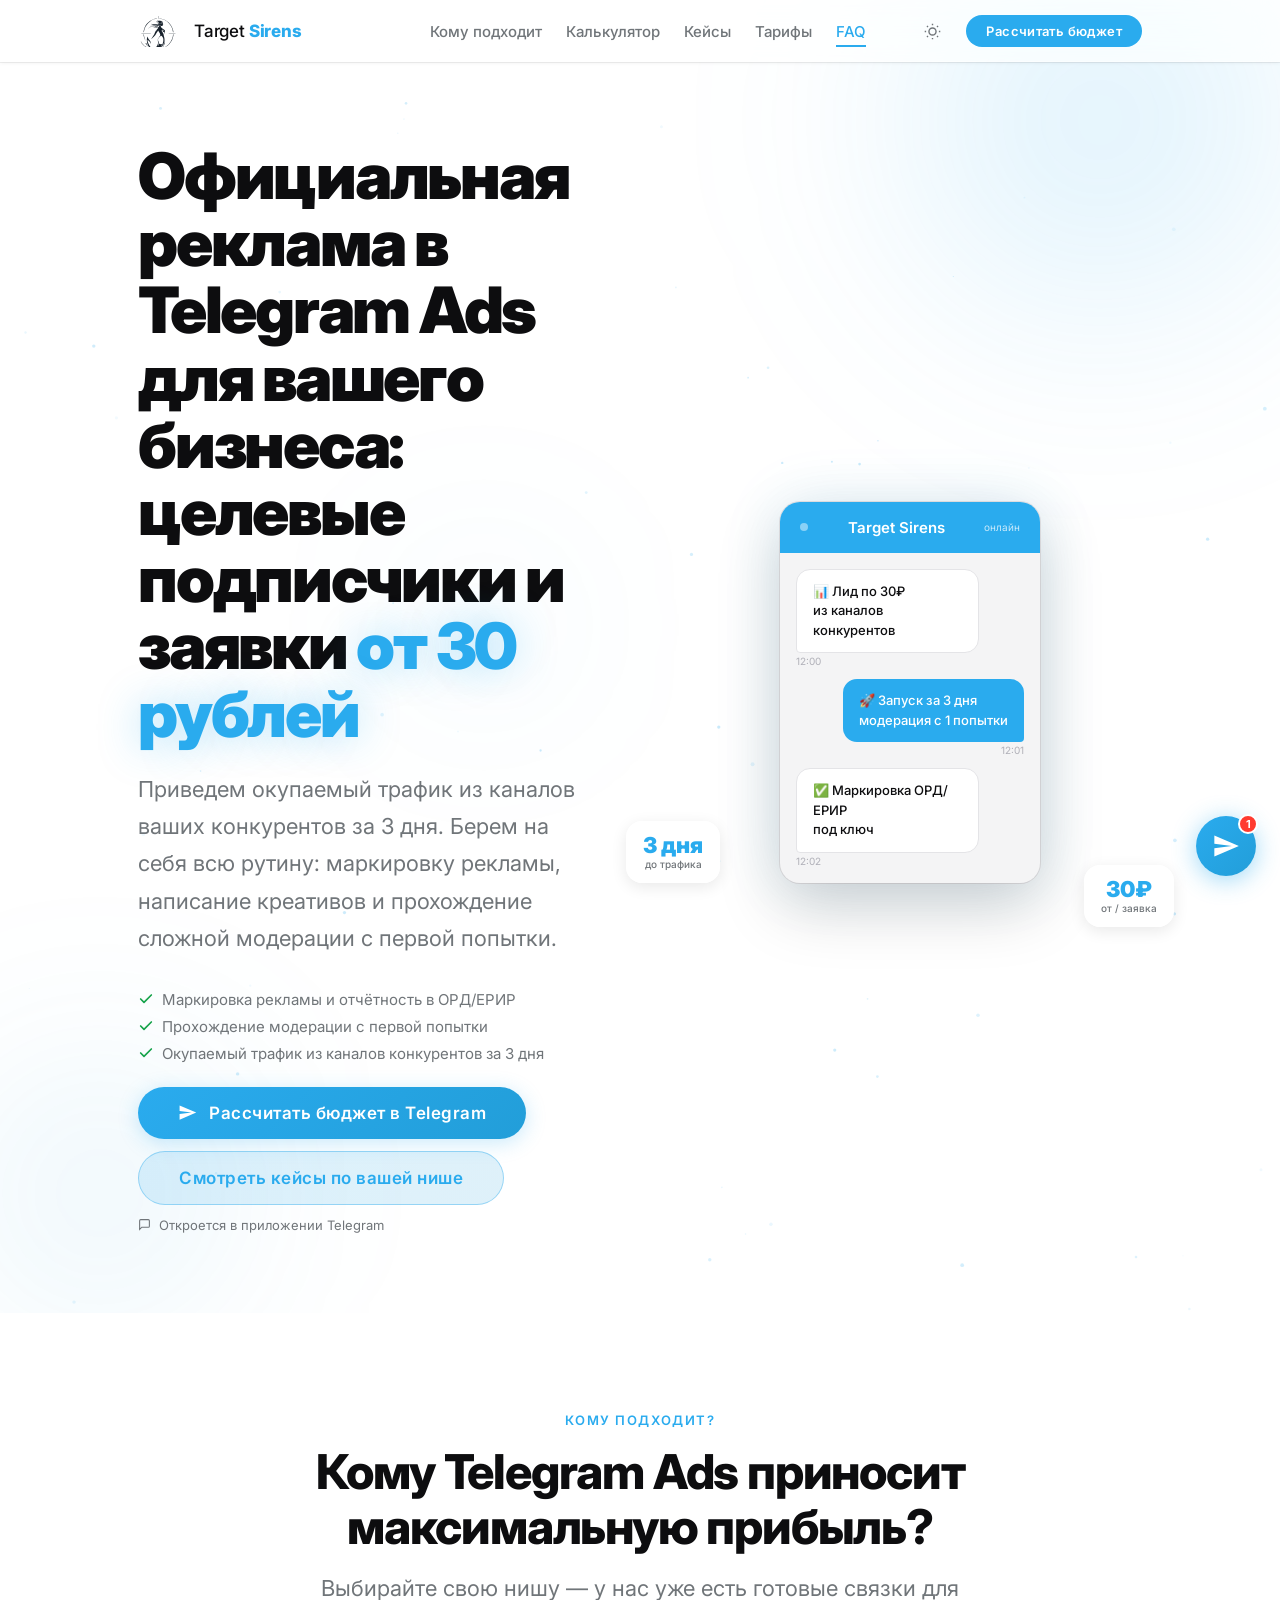
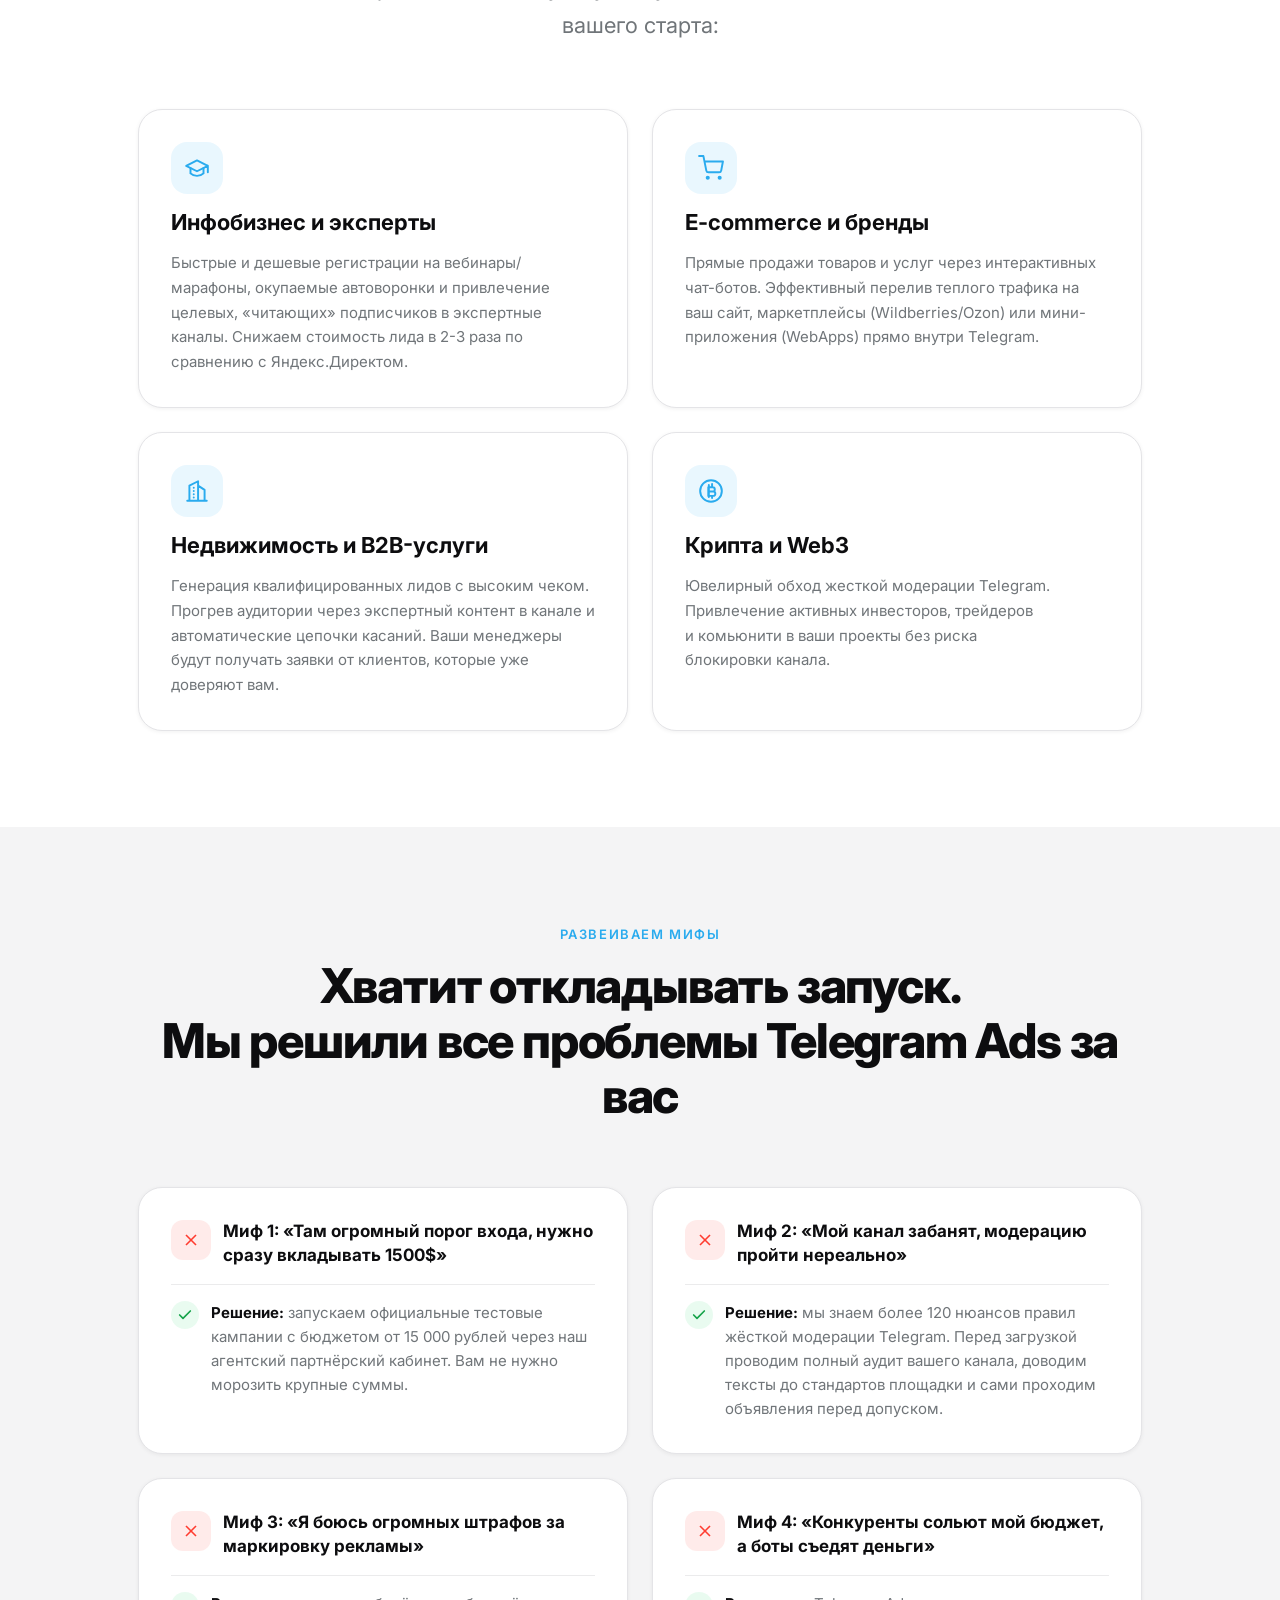
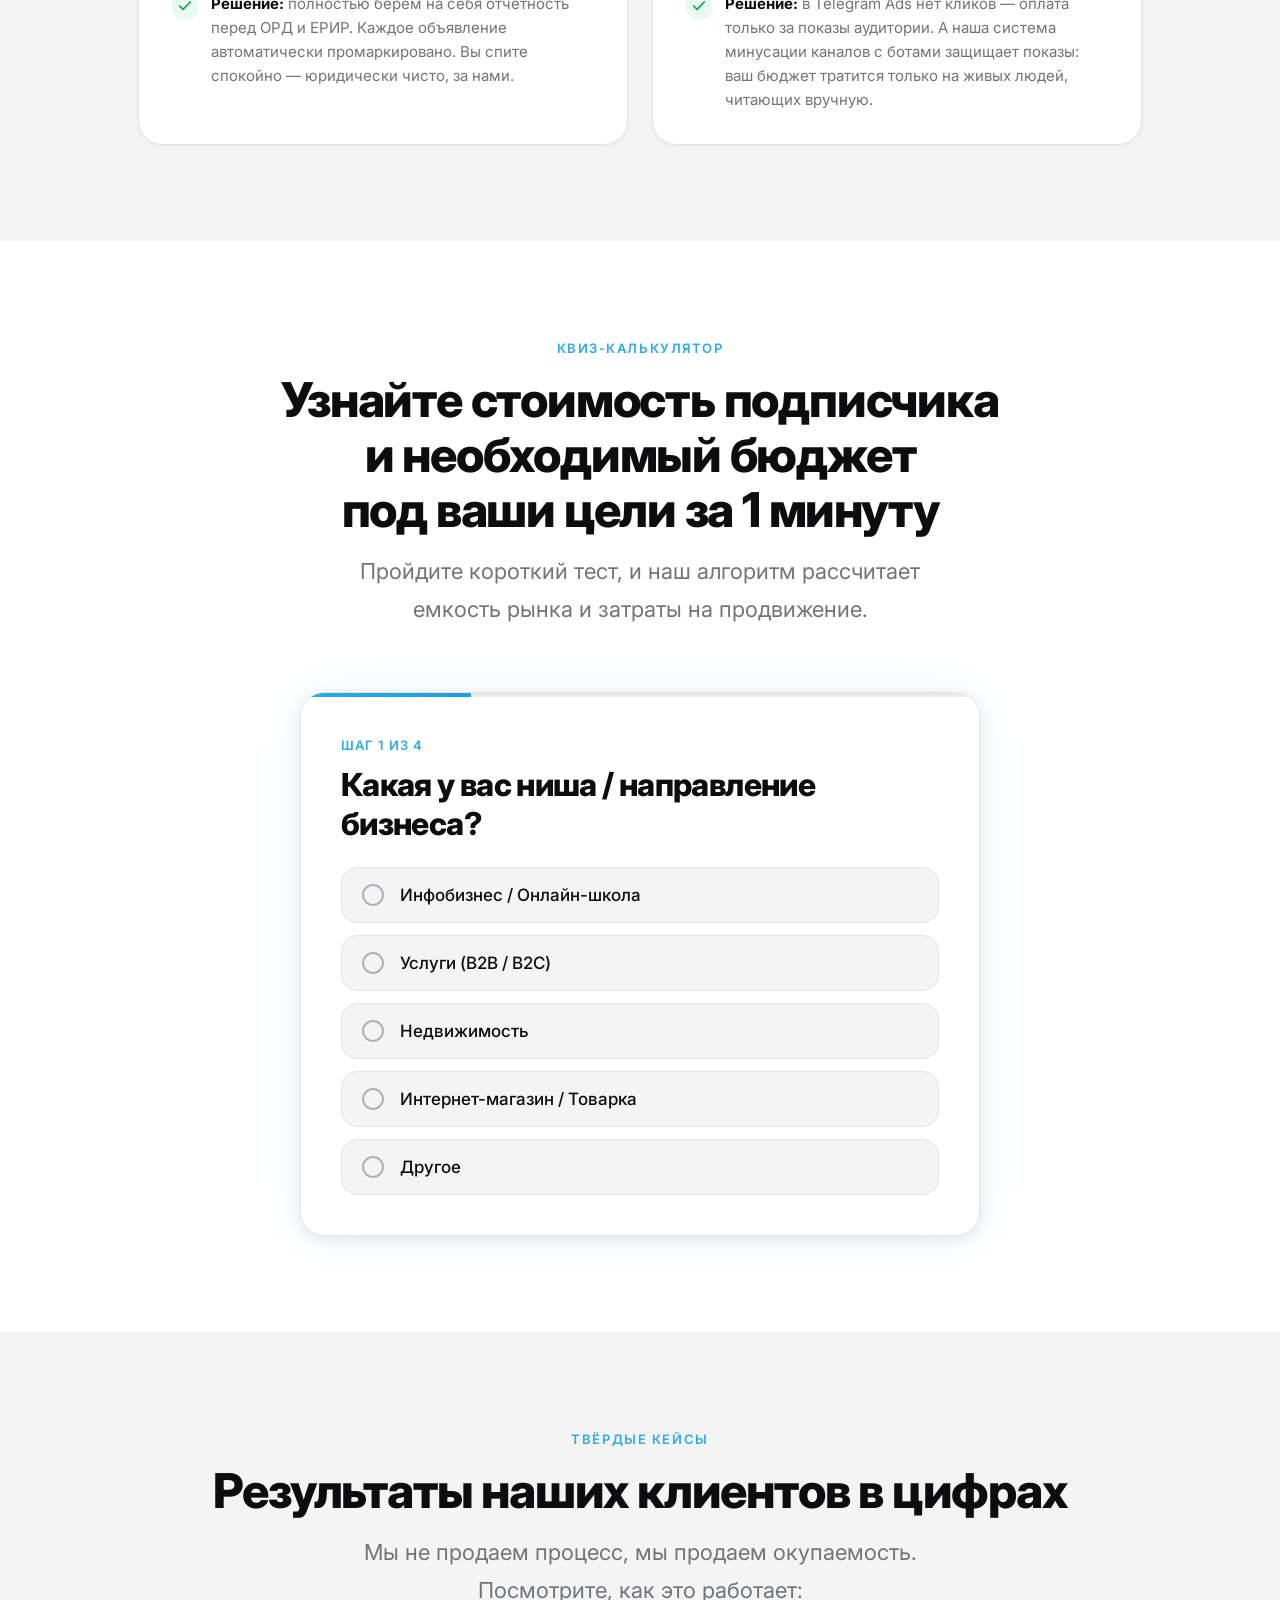
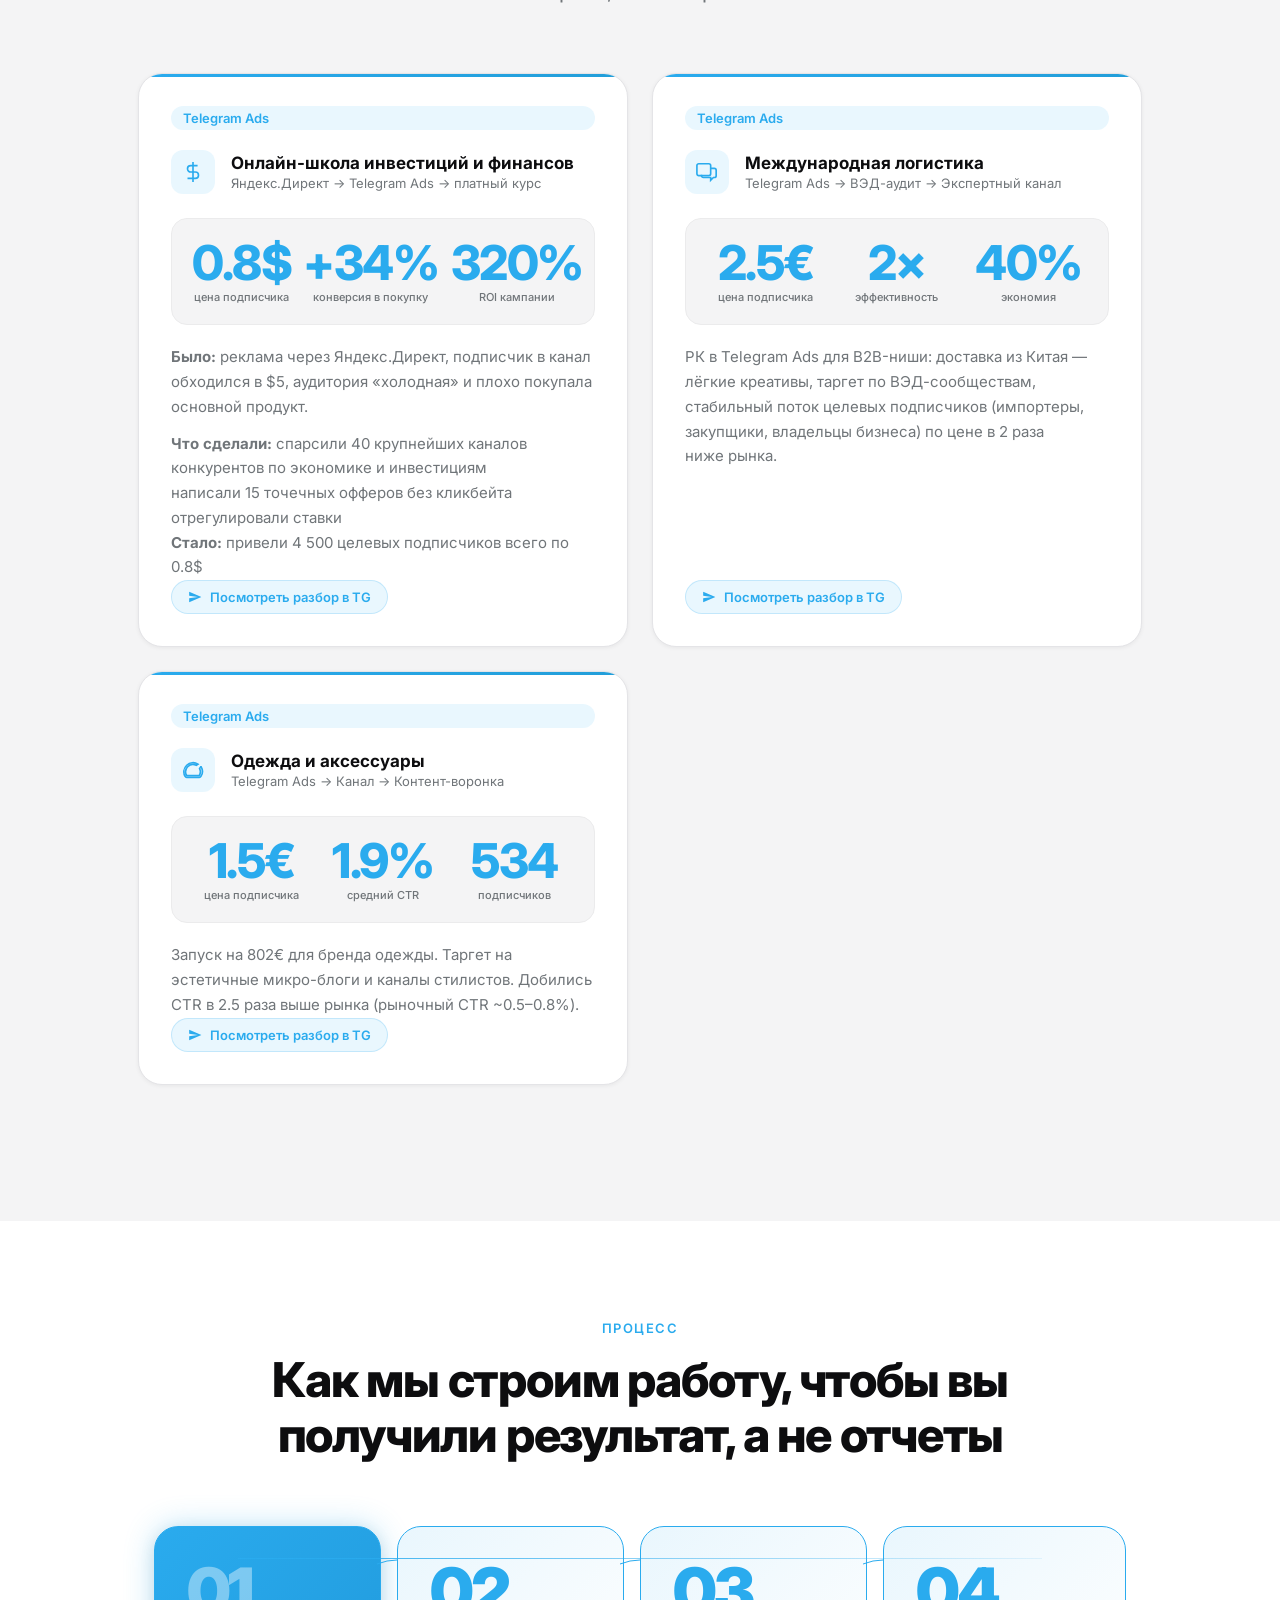
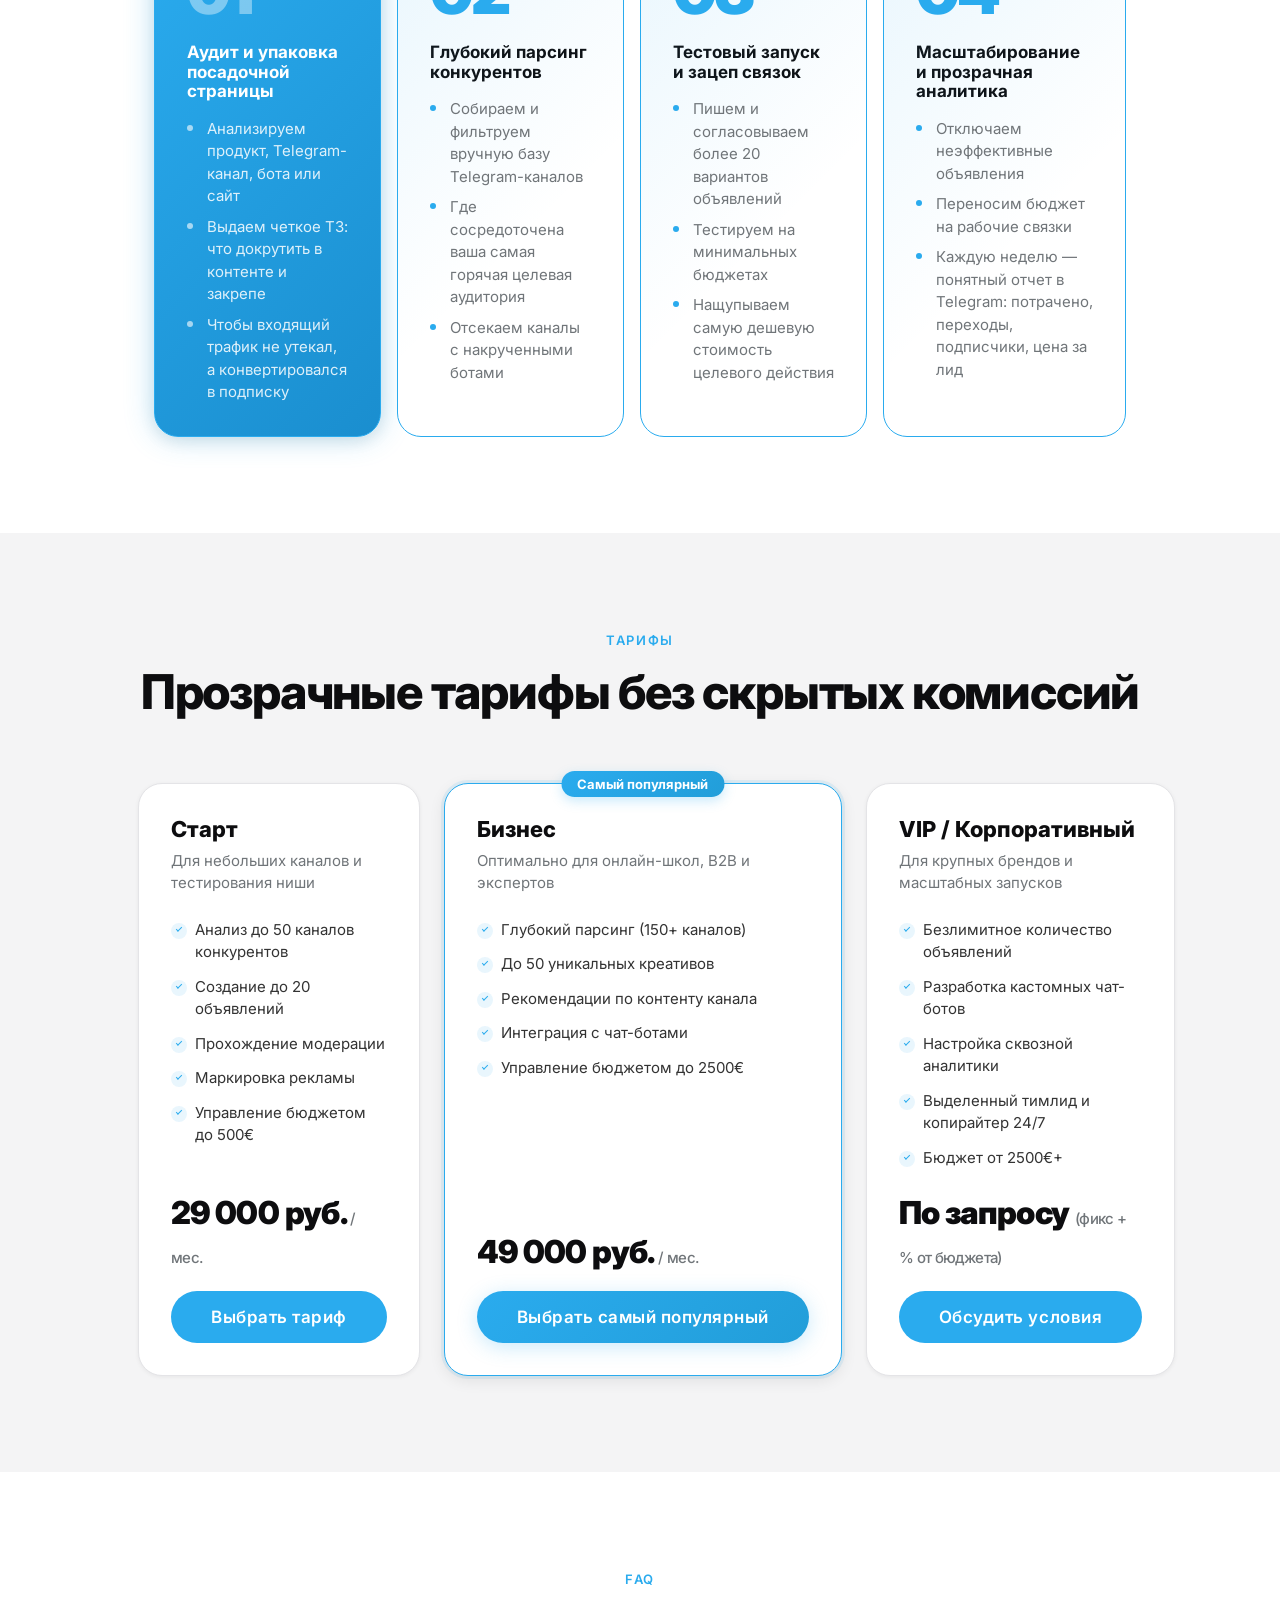
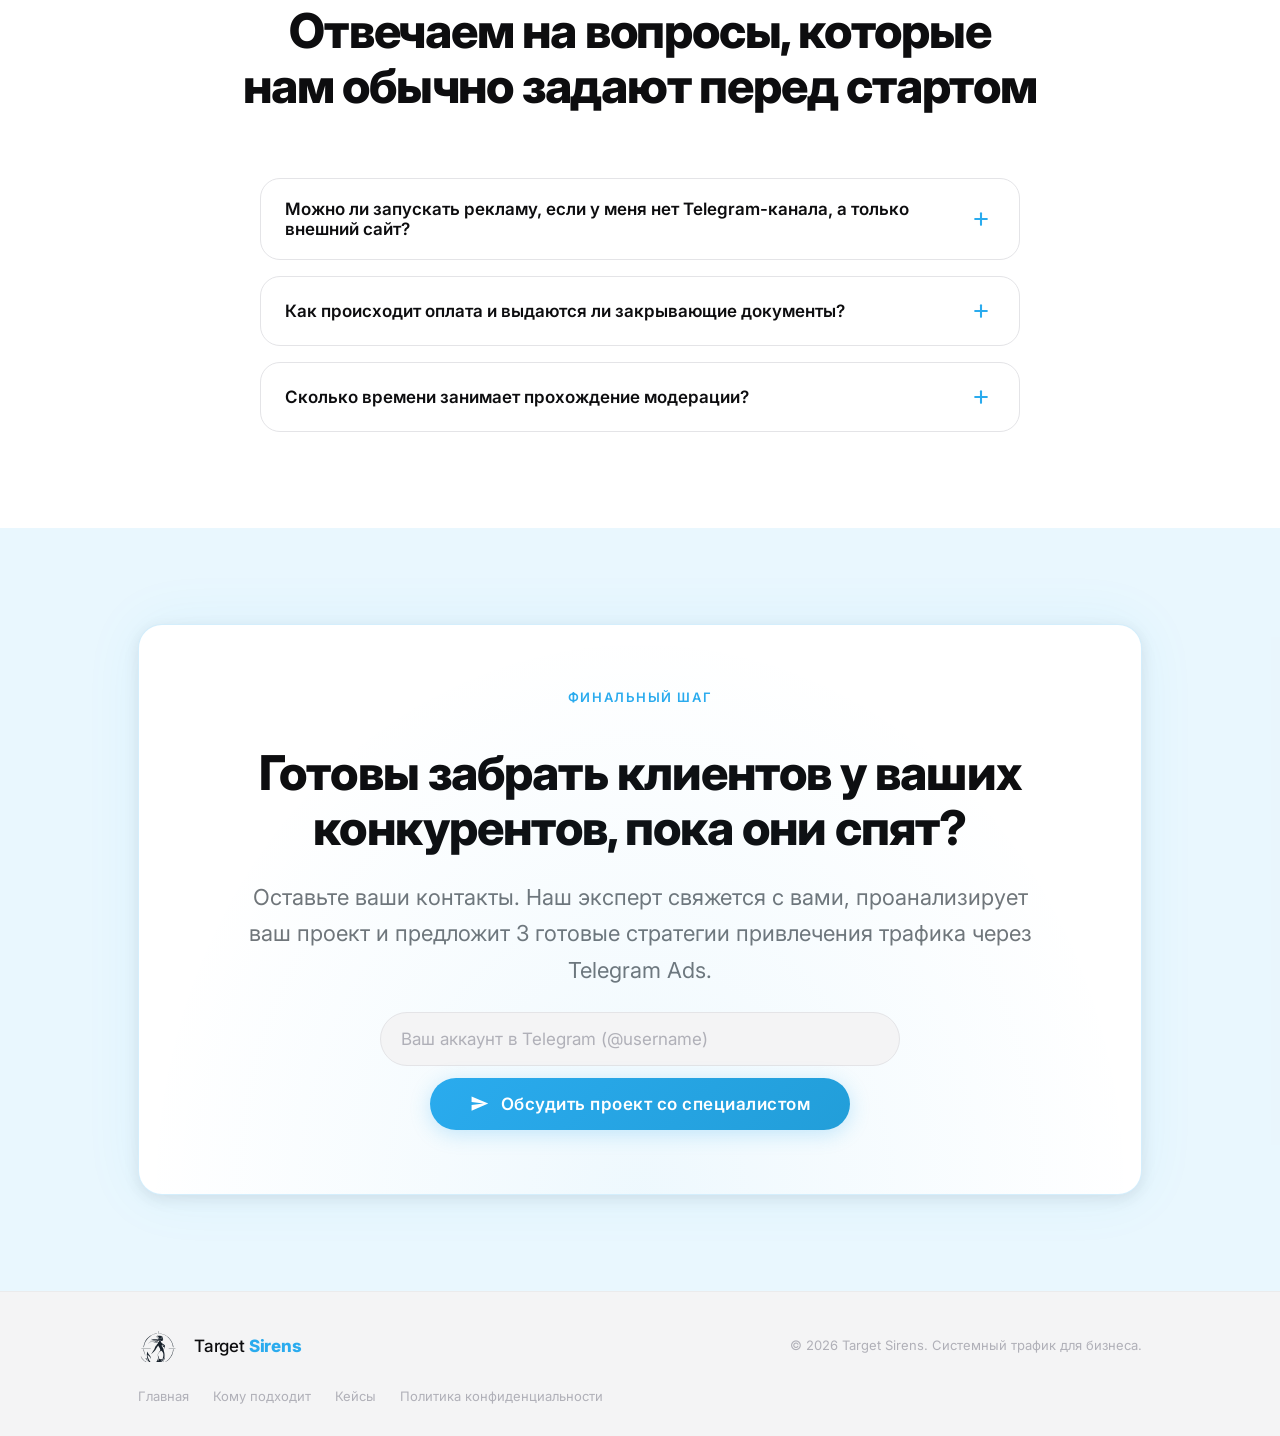
<file: telegram-ads.html>
<!DOCTYPE html>
<html lang="ru" data-theme="light">

<head>
  <meta charset="UTF-8">
  <!-- Google Tag Manager -->
  <script>(function (w, d, s, l, i) {
      w[l] = w[l] || []; w[l].push({
        'gtm.start':
          new Date().getTime(), event: 'gtm.js'
      }); var f = d.getElementsByTagName(s)[0],
        j = d.createElement(s), dl = l != 'dataLayer' ? '&l=' + l : ''; j.async = true; j.src =
          'https://www.googletagmanager.com/gtm.js?id=' + i + dl; f.parentNode.insertBefore(j, f);
    })(window, document, 'script', 'dataLayer', 'GTM-P6WTXDZZ');</script>
  <!-- End Google Tag Manager -->
  <meta name="viewport" content="width=device-width, initial-scale=1.0">
  <meta name="description"
    content="Официальная реклама в Telegram Ads под ключ: целевые подписчики и заявки от 30 рублей. Маркировка, креативы и прохождение модерации с первой попытки.">
  <title>Реклама в Telegram Ads под ключ — целевые подписчики и заявки от 30 ₽ | Target Sirens</title>
  <link rel="preconnect" href="https://fonts.googleapis.com">
  <link rel="preconnect" href="https://fonts.gstatic.com" crossorigin>
  <link href="https://fonts.googleapis.com/css2?family=Inter:wght@400;500;600;700;800&display=swap" rel="stylesheet">
  <link rel="icon" type="image/svg+xml" href="favicon.svg">
  <link rel="stylesheet" href="style.css">

  <!-- ==============================
       ДОП. СТИЛИ ДЛЯ НОВОЙ СТРАНИЦЫ
       (сегменты, квиз, тарифы, FAQ)
       ============================== -->
  <style>
    /* --- СЕГМЕНТАЦИЯ --- */
    .segments {
      background: var(--color-bg);
    }

    .segments__grid {
      display: grid;
      grid-template-columns: repeat(2, 1fr);
      gap: var(--sp-6);
    }

    .segment-card {
      display: flex;
      flex-direction: column;
      gap: var(--sp-4);
      padding: var(--sp-8);
      background: var(--color-surface);
      border: 1px solid var(--color-border);
      border-radius: var(--r-2xl);
      box-shadow: var(--shadow-sm);
      transition: border-color var(--t-ui), box-shadow var(--t-ui), transform var(--t-ui);
    }

    .segment-card:hover {
      border-color: var(--color-primary);
      box-shadow: var(--shadow-md), 0 0 0 3px var(--color-primary-bg);
      transform: translateY(-4px);
    }

    .segment-card__icon {
      width: 52px;
      height: 52px;
      display: flex;
      align-items: center;
      justify-content: center;
      background: var(--color-primary-bg);
      border-radius: var(--r-lg);
      color: var(--color-primary);
    }

    .segment-card h3 {
      font-size: var(--text-lg);
      font-weight: 700;
      color: var(--color-text);
    }

    .segment-card p {
      font-size: var(--text-sm);
      color: var(--color-muted);
      line-height: 1.65;
    }

    /* --- БЛОК БОЛЕЙ / МИФЫ --- */
    .myths {
      background: var(--color-section2);
    }

    .myths__grid {
      display: grid;
      grid-template-columns: repeat(2, 1fr);
      gap: var(--sp-6);
    }

    .myth-card {
      padding: var(--sp-8);
      background: var(--color-surface);
      border: 1px solid var(--color-border);
      border-radius: var(--r-2xl);
      box-shadow: var(--shadow-sm);
      transition: border-color var(--t-ui), box-shadow var(--t-ui), transform var(--t-ui);
    }

    .myth-card:hover {
      border-color: var(--color-primary);
      box-shadow: var(--shadow-md);
      transform: translateY(-3px);
    }

    .myth-card__head {
      display: flex;
      align-items: flex-start;
      gap: var(--sp-3);
      margin-bottom: var(--sp-4);
    }

    .myth-card__icon {
      width: 40px;
      height: 40px;
      flex-shrink: 0;
      display: flex;
      align-items: center;
      justify-content: center;
      background: rgba(255, 59, 48, .1);
      border-radius: var(--r-md);
      color: #ff3b30;
    }

    .myth-card__myth {
      font-size: var(--text-base);
      font-weight: 700;
      color: var(--color-text);
      line-height: 1.4;
    }

    .myth-card__sol {
      display: flex;
      gap: var(--sp-3);
      align-items: flex-start;
      padding-top: var(--sp-4);
      border-top: 1px solid var(--color-divider);
    }

    .myth-card__sol-icon {
      width: 28px;
      height: 28px;
      flex-shrink: 0;
      display: flex;
      align-items: center;
      justify-content: center;
      background: rgba(74, 222, 128, .12);
      border-radius: 50%;
      color: #16a34a;
    }

    .myth-card__sol p {
      font-size: var(--text-sm);
      color: var(--color-muted);
      line-height: 1.6;
    }

    .myth-card__sol strong {
      color: var(--color-text);
      font-weight: 700;
    }

    /* --- КВИЗ-КАЛЬКУЛЯТОР --- */
    .quiz {
      background: var(--color-bg);
    }

    .quiz__box {
      max-width: 680px;
      margin-inline: auto;
      background: var(--color-surface);
      border: 1px solid var(--color-border);
      border-radius: var(--r-2xl);
      box-shadow: var(--shadow-md), 0 0 60px rgba(42, 171, 238, .07);
      overflow: hidden;
    }

    .quiz__progress {
      height: 4px;
      background: var(--color-divider);
    }

    .quiz__progress-bar {
      height: 100%;
      background: linear-gradient(90deg, #2aabee, #229ed9);
      width: 25%;
      transition: width .4s var(--ease-out);
    }

    .quiz__inner {
      padding: clamp(var(--sp-6), 4vw, var(--sp-10));
    }

    .quiz__step {
      display: none;
      animation: quiz-in .4s var(--ease-out);
    }

    .quiz__step.active {
      display: block;
    }

    @keyframes quiz-in {
      from {
        opacity: 0;
        transform: translateY(10px);
      }

      to {
        opacity: 1;
        transform: translateY(0);
      }
    }

    .quiz__count {
      font-size: var(--text-xs);
      font-weight: 600;
      letter-spacing: .08em;
      text-transform: uppercase;
      color: var(--color-primary);
      margin-bottom: var(--sp-3);
    }

    .quiz__q {
      font-size: var(--text-xl);
      font-weight: 800;
      color: var(--color-text);
      margin-bottom: var(--sp-6);
      letter-spacing: -.02em;
    }

    .quiz__options {
      display: flex;
      flex-direction: column;
      gap: var(--sp-3);
    }

    .quiz__opt {
      display: flex;
      align-items: center;
      gap: var(--sp-4);
      padding: var(--sp-4) var(--sp-5);
      background: var(--color-bg2);
      border: 1.5px solid var(--color-border);
      border-radius: var(--r-lg);
      font-size: var(--text-base);
      font-weight: 500;
      color: var(--color-text);
      cursor: pointer;
      text-align: left;
      width: 100%;
      transition: border-color var(--t-ui), background var(--t-ui), transform var(--t-ui);
    }

    .quiz__opt:hover {
      border-color: var(--color-primary);
      background: var(--color-primary-bg);
      transform: translateX(4px);
    }

    .quiz__opt-radio {
      width: 22px;
      height: 22px;
      border-radius: 50%;
      flex-shrink: 0;
      border: 2px solid var(--color-faint);
      position: relative;
      transition: border-color var(--t-ui);
    }

    .quiz__opt:hover .quiz__opt-radio {
      border-color: var(--color-primary);
    }

    .quiz__final-lead {
      font-size: var(--text-sm);
      color: var(--color-muted);
      margin-bottom: var(--sp-5);
      line-height: 1.6;
    }

    .quiz__form {
      display: flex;
      flex-direction: column;
      gap: var(--sp-4);
    }

    .quiz__input {
      width: 100%;
      padding: var(--sp-4) var(--sp-5);
      background: var(--color-bg2);
      border: 1.5px solid var(--color-border);
      border-radius: var(--r-lg);
      font-size: var(--text-base);
      color: var(--color-text);
      outline: none;
      font-family: var(--font);
      transition: border-color var(--t-ui), box-shadow var(--t-ui);
    }

    .quiz__input::placeholder {
      color: var(--color-faint);
    }

    .quiz__input:focus {
      border-color: var(--color-primary);
      box-shadow: 0 0 0 3px var(--color-primary-bg);
    }

    .quiz__success {
      text-align: center;
      display: flex;
      flex-direction: column;
      align-items: center;
      gap: var(--sp-4);
      padding: var(--sp-6) 0;
    }

    .quiz__success-icon {
      width: 56px;
      height: 56px;
      border-radius: 50%;
      background: rgba(74, 222, 128, .12);
      display: flex;
      align-items: center;
      justify-content: center;
      color: #16a34a;
    }

    .quiz__success h3 {
      font-size: var(--text-lg);
      font-weight: 800;
      color: var(--color-text);
    }

    .quiz__success p {
      font-size: var(--text-sm);
      color: var(--color-muted);
      line-height: 1.6;
    }

    .quiz__back {
      margin-top: var(--sp-5);
      font-size: var(--text-sm);
      font-weight: 600;
      color: var(--color-muted);
      display: inline-flex;
      align-items: center;
      gap: var(--sp-2);
    }

    .quiz__back:hover {
      color: var(--color-primary);
    }

    /* --- ТАРИФЫ --- */
    .pricing {
      background: var(--color-section2);
    }

    .pricing__grid {
      display: grid;
      grid-template-columns: repeat(3, 1fr);
      gap: var(--sp-6);
      align-items: stretch;
    }

    .price-card {
      display: flex;
      flex-direction: column;
      padding: var(--sp-8);
      background: var(--color-surface);
      border: 1px solid var(--color-border);
      border-radius: var(--r-2xl);
      box-shadow: var(--shadow-sm);
      position: relative;
      transition: border-color var(--t-ui), box-shadow var(--t-ui), transform var(--t-ui);
    }

    .price-card:hover {
      box-shadow: var(--shadow-md);
      transform: translateY(-4px);
    }

    .price-card--popular {
      border-color: var(--color-primary);
      box-shadow: var(--shadow-md), 0 0 0 3px var(--color-primary-bg);
    }

    .price-card__badge {
      position: absolute;
      top: -13px;
      left: 50%;
      transform: translateX(-50%);
      padding: 5px 16px;
      background: linear-gradient(135deg, #2aabee, #229ed9);
      color: #fff;
      font-size: var(--text-xs);
      font-weight: 700;
      border-radius: var(--r-full);
      white-space: nowrap;
      box-shadow: 0 4px 12px var(--color-primary-glow);
    }

    .price-card__name {
      font-size: var(--text-lg);
      font-weight: 800;
      color: var(--color-text);
    }

    .price-card__tagline {
      font-size: var(--text-sm);
      color: var(--color-muted);
      margin-top: var(--sp-2);
      min-height: 42px;
      line-height: 1.5;
    }

    .price-card__list {
      display: flex;
      flex-direction: column;
      gap: var(--sp-3);
      margin: var(--sp-6) 0;
      flex: 1;
    }

    .price-card__list li {
      font-size: var(--text-sm);
      color: var(--color-text2);
      line-height: 1.5;
      padding-left: var(--sp-6);
      position: relative;
    }

    .price-card__list li::before {
      content: '';
      position: absolute;
      left: 0;
      top: 4px;
      width: 16px;
      height: 16px;
      background: var(--color-primary-bg);
      border-radius: 50%;
    }

    .price-card__list li::after {
      content: '';
      position: absolute;
      left: 5px;
      top: 8px;
      width: 6px;
      height: 3px;
      border-left: 1.5px solid var(--color-primary);
      border-bottom: 1.5px solid var(--color-primary);
      transform: rotate(-45deg);
    }

    .price-card__price {
      font-size: var(--text-xl);
      font-weight: 900;
      color: var(--color-text);
      margin-bottom: var(--sp-5);
      letter-spacing: -.02em;
    }

    .price-card__price span {
      font-size: var(--text-sm);
      font-weight: 500;
      color: var(--color-muted);
    }

    /* --- FAQ --- */
    .faq {
      background: var(--color-bg);
    }

    .faq__list {
      max-width: 760px;
      margin-inline: auto;
      display: flex;
      flex-direction: column;
      gap: var(--sp-4);
    }

    .faq-item {
      background: var(--color-surface);
      border: 1px solid var(--color-border);
      border-radius: var(--r-xl);
      overflow: hidden;
      transition: border-color var(--t-ui), box-shadow var(--t-ui);
    }

    .faq-item[open] {
      border-color: var(--color-primary);
      box-shadow: var(--shadow-sm);
    }

    .faq-item__q {
      display: flex;
      align-items: center;
      justify-content: space-between;
      gap: var(--sp-4);
      padding: var(--sp-5) var(--sp-6);
      font-size: var(--text-base);
      font-weight: 600;
      color: var(--color-text);
      cursor: pointer;
      list-style: none;
    }

    .faq-item__q::-webkit-details-marker {
      display: none;
    }

    .faq-item__icon {
      width: 28px;
      height: 28px;
      flex-shrink: 0;
      display: flex;
      align-items: center;
      justify-content: center;
      color: var(--color-primary);
      transition: transform var(--t-ui);
    }

    .faq-item[open] .faq-item__icon {
      transform: rotate(45deg);
    }

    .faq-item__a {
      padding: 0 var(--sp-6) var(--sp-5);
      font-size: var(--text-sm);
      color: var(--color-muted);
      line-height: 1.7;
    }

    /* --- ФИНАЛЬНЫЙ CTA --- */
    .final-cta {
      background: var(--color-primary-bg);
    }

    .final-cta__inner {
      text-align: center;
      display: flex;
      flex-direction: column;
      align-items: center;
      gap: var(--sp-6);
      padding: clamp(var(--sp-10), 5vw, var(--sp-16)) var(--sp-6);
      background: var(--color-surface);
      border: 1px solid rgba(42, 171, 238, .2);
      border-radius: var(--r-2xl);
      box-shadow: var(--shadow-md), 0 0 60px rgba(42, 171, 238, .07);
      position: relative;
      overflow: hidden;
    }

    .final-cta__inner::before {
      content: '';
      position: absolute;
      inset: 0;
      background: radial-gradient(ellipse at 50% 100%, rgba(42, 171, 238, .08) 0%, transparent 70%);
      pointer-events: none;
    }

    .final-cta__title {
      font-size: var(--text-2xl);
      font-weight: 800;
      color: var(--color-text);
      letter-spacing: -.02em;
    }

    .final-cta__sub {
      font-size: var(--text-lg);
      color: var(--color-muted);
      line-height: 1.65;
      max-width: 60ch;
    }

    .final-cta__form {
      display: flex;
      gap: var(--sp-3);
      width: 100%;
      max-width: 520px;
      flex-wrap: wrap;
      justify-content: center;
      position: relative;
      z-index: 1;
    }

    .final-cta__input {
      flex: 1;
      min-width: 240px;
      padding: var(--sp-4) var(--sp-5);
      background: var(--color-bg2);
      border: 1.5px solid var(--color-border);
      border-radius: var(--r-full);
      font-size: var(--text-base);
      color: var(--color-text);
      outline: none;
      font-family: var(--font);
      transition: border-color var(--t-ui), box-shadow var(--t-ui);
    }

    .final-cta__input::placeholder {
      color: var(--color-faint);
    }

    .final-cta__input:focus {
      border-color: var(--color-primary);
      box-shadow: 0 0 0 3px var(--color-primary-bg);
    }

    /* --- HERO: список выгод --- */
    .hero__benefits {
      display: flex;
      flex-direction: column;
      gap: var(--sp-2);
      margin-top: var(--sp-2);
    }

    .hero__benefit {
      display: flex;
      align-items: center;
      gap: var(--sp-2);
      font-size: var(--text-sm);
      color: var(--color-muted);
    }

    .hero__benefit svg {
      color: #16a34a;
      flex-shrink: 0;
    }

    /* --- АДАПТИВ --- */
    @media (max-width: 860px) {
      .segments__grid {
        grid-template-columns: 1fr;
      }

      .myths__grid {
        grid-template-columns: 1fr;
      }

      .pricing__grid {
        grid-template-columns: 1fr;
        gap: var(--sp-8);
      }
    }
  </style>
</head>

<body>
  <!-- Google Tag Manager (noscript) -->
  <noscript><iframe src="https://www.googletagmanager.com/ns.html?id=GTM-P6WTXDZZ" height="0" width="0"
      style="display:none;visibility:hidden"></iframe></noscript>
  <!-- End Google Tag Manager (noscript) -->

  <!-- ==============================
       HEADER
       ============================== -->
  <header class="header" id="header">
    <div class="header__glass"></div>
    <div class="container header__inner">

      <a href="index.html" class="logo" aria-label="Target Sirens">
        <img class="logo__img logo__img--light" src="logo-light.svg" alt="" width="44" height="44">
        <img class="logo__img logo__img--dark" src="logo-dark.svg" alt="" width="44" height="44">
        <span class="logo__text">Target <strong>Sirens</strong></span>
      </a>

      <nav class="nav" aria-label="Навигация">
        <a href="#segments" class="nav__link">Кому подходит</a>
        <a href="#quiz" class="nav__link">Калькулятор</a>
        <a href="#cases" class="nav__link">Кейсы</a>
        <a href="#pricing" class="nav__link">Тарифы</a>
        <a href="#faq" class="nav__link">FAQ</a>
      </nav>

      <div class="header__right">
        <button class="theme-toggle" data-theme-toggle aria-label="Сменить тему">
          <svg class="icon-moon" width="17" height="17" viewBox="0 0 24 24" fill="none" stroke="currentColor"
            stroke-width="2">
            <path d="M21 12.79A9 9 0 1 1 11.21 3 7 7 0 0 0 21 12.79z" />
          </svg>
          <svg class="icon-sun" width="17" height="17" viewBox="0 0 24 24" fill="none" stroke="currentColor"
            stroke-width="2" style="display:none">
            <circle cx="12" cy="12" r="5" />
            <path
              d="M12 1v2M12 21v2M4.22 4.22l1.42 1.42M18.36 18.36l1.42 1.42M1 12h2M21 12h2M4.22 19.78l1.42-1.42M18.36 5.64l1.42-1.42" />
          </svg>
        </button>
        <a href="https://t.me/target_sirens" target="_blank" rel="noopener"
          class="btn btn--primary btn--sm nav__cta">Рассчитать бюджет</a>
      </div>

      <button class="burger" aria-label="Меню" aria-expanded="false">
        <span></span><span></span><span></span>
      </button>
    </div>

    <!-- Mobile nav -->
    <div class="mobile-nav" id="mobile-nav" aria-hidden="true">
      <a href="#segments" class="mobile-nav__link">Кому подходит</a>
      <a href="#quiz" class="mobile-nav__link">Калькулятор</a>
      <a href="#cases" class="mobile-nav__link">Кейсы</a>
      <a href="#pricing" class="mobile-nav__link">Тарифы</a>
      <a href="#faq" class="mobile-nav__link">FAQ</a>
      <a href="https://t.me/target_sirens" target="_blank" rel="noopener" class="btn btn--primary">Рассчитать бюджет</a>
    </div>
  </header>

  <main>

    <!-- ==============================
         БЛОК 1 — HERO
         ============================== -->
    <section class="hero" id="hero">
      <div class="hero__bg" aria-hidden="true">
        <div class="hero__glow hero__glow--1"></div>
        <div class="hero__glow hero__glow--2"></div>
        <div class="hero__glow hero__glow--3"></div>
        <canvas id="particles" class="hero__particles"></canvas>
      </div>

      <div class="container hero__inner">
        <div class="hero__content">
          <h1 class="hero__title fade-up" style="--d:0ms">
            Официальная реклама в Telegram Ads для вашего бизнеса: целевые подписчики и заявки <span
              class="hero__title-accent">от 30 рублей</span>
          </h1>

          <p class="hero__sub fade-up" style="--d:100ms">
            Приведем окупаемый трафик из каналов ваших конкурентов за 3 дня. Берем на себя всю рутину: маркировку
            рекламы, написание креативов и прохождение сложной модерации с первой попытки.
          </p>

          <div class="hero__benefits fade-up" style="--d:150ms">
            <span class="hero__benefit">
              <svg width="16" height="16" viewBox="0 0 24 24" fill="none" stroke="currentColor" stroke-width="2.5"
                stroke-linecap="round" stroke-linejoin="round">
                <polyline points="20 6 9 17 4 12" />
              </svg>
              Маркировка рекламы и отчётность в ОРД/ЕРИР
            </span>
            <span class="hero__benefit">
              <svg width="16" height="16" viewBox="0 0 24 24" fill="none" stroke="currentColor" stroke-width="2.5"
                stroke-linecap="round" stroke-linejoin="round">
                <polyline points="20 6 9 17 4 12" />
              </svg>
              Прохождение модерации с первой попытки
            </span>
            <span class="hero__benefit">
              <svg width="16" height="16" viewBox="0 0 24 24" fill="none" stroke="currentColor" stroke-width="2.5"
                stroke-linecap="round" stroke-linejoin="round">
                <polyline points="20 6 9 17 4 12" />
              </svg>
              Окупаемый трафик из каналов конкурентов за 3 дня
            </span>
          </div>

          <div class="hero__cta-wrap fade-up" style="--d:200ms">
            <a href="https://t.me/target_sirens" target="_blank" rel="noopener"
              class="btn btn--primary btn--lg btn--tg btn--glow">
              <svg width="19" height="19" viewBox="0 0 24 24" fill="currentColor">
                <path d="M2.01 21L23 12 2.01 3 2 10l15 2-15 2z" />
              </svg>
              Рассчитать бюджет в Telegram
            </a>
            <a href="#cases" class="btn btn--lg hero__btn-pdf">
              Смотреть кейсы по вашей нише
            </a>
            <span class="hero__hint">
              <svg width="13" height="13" viewBox="0 0 24 24" fill="none" stroke="currentColor" stroke-width="2">
                <path d="M21 15a2 2 0 0 1-2 2H7l-4 4V5a2 2 0 0 1 2-2h14a2 2 0 0 1 2 2z" />
              </svg>
              Откроется в приложении Telegram
            </span>
          </div>
        </div>

        <!-- Phone mockup -->
        <div class="hero__visual fade-up" style="--d:130ms" aria-hidden="true">
          <div class="hero__phone">
            <div class="hero__phone-header">
              <div class="hero__phone-dot"></div>
              <div class="hero__phone-name">Target Sirens</div>
              <div class="hero__phone-online">онлайн</div>
            </div>
            <div class="hero__phone-body">
              <div class="msg msg--in">
                <div class="msg__bubble">📊 Лид по 30₽<br>из каналов конкурентов</div>
                <div class="msg__time">12:00</div>
              </div>
              <div class="msg msg--out">
                <div class="msg__bubble">🚀 Запуск за 3 дня<br>модерация с 1 попытки</div>
                <div class="msg__time">12:01</div>
              </div>
              <div class="msg msg--in">
                <div class="msg__bubble">✅ Маркировка ОРД/ЕРИР<br>под ключ</div>
                <div class="msg__time">12:02</div>
              </div>
            </div>
          </div>
          <div class="fstat fstat--2"><span class="fstat__num">3 дня</span><span class="fstat__lbl">до трафика</span>
          </div>
          <div class="fstat fstat--3"><span class="fstat__num">30₽</span><span class="fstat__lbl">от / заявка</span>
          </div>
        </div>
      </div>
    </section>

    <!-- ==============================
         БЛОК 2 — СЕГМЕНТАЦИЯ
         ============================== -->
    <section class="segments section" id="segments">
      <div class="container">
        <div class="section-head reveal">
          <div class="section-label">Кому подходит?</div>
          <h2 class="section-title">Кому Telegram Ads приносит максимальную прибыль?</h2>
          <p class="hero__sub" style="margin:var(--sp-4) auto 0; text-align:center;">
            Выбирайте свою нишу — у нас уже есть готовые связки для вашего старта:
          </p>
        </div>

        <div class="segments__grid">

          <!-- Инфобизнес -->
          <div class="segment-card reveal" style="--rd:0ms">
            <div class="segment-card__icon">
              <svg width="26" height="26" viewBox="0 0 24 24" fill="none" stroke="currentColor" stroke-width="1.8"
                stroke-linecap="round" stroke-linejoin="round">
                <path d="M22 10v6M2 10l10-5 10 5-10 5z" />
                <path d="M6 12v5c3 3 9 3 12 0v-5" />
              </svg>
            </div>
            <h3>Инфобизнес и эксперты</h3>
            <p>Быстрые и дешевые регистрации на вебинары/марафоны, окупаемые автоворонки и привлечение целевых,
              «читающих» подписчиков в экспертные каналы. Снижаем стоимость лида в 2-3 раза по сравнению с
              Яндекс.Директом.</p>
          </div>

          <!-- E-commerce -->
          <div class="segment-card reveal" style="--rd:80ms">
            <div class="segment-card__icon">
              <svg width="26" height="26" viewBox="0 0 24 24" fill="none" stroke="currentColor" stroke-width="1.8"
                stroke-linecap="round" stroke-linejoin="round">
                <circle cx="9" cy="21" r="1" />
                <circle cx="20" cy="21" r="1" />
                <path d="M1 1h4l2.68 13.39a2 2 0 0 0 2 1.61h9.72a2 2 0 0 0 2-1.61L23 6H6" />
              </svg>
            </div>
            <h3>E-commerce и бренды</h3>
            <p>Прямые продажи товаров и услуг через интерактивных чат-ботов. Эффективный перелив теплого трафика на ваш
              сайт, маркетплейсы (Wildberries/Ozon) или мини-приложения (WebApps) прямо внутри Telegram.</p>
          </div>

          <!-- Недвижимость / B2B -->
          <div class="segment-card reveal" style="--rd:160ms">
            <div class="segment-card__icon">
              <svg width="26" height="26" viewBox="0 0 24 24" fill="none" stroke="currentColor" stroke-width="1.8"
                stroke-linecap="round" stroke-linejoin="round">
                <path d="M3 21h18M5 21V7l8-4v18M19 21V11l-6-4" />
                <path d="M9 9v.01M9 12v.01M9 15v.01M9 18v.01" />
              </svg>
            </div>
            <h3>Недвижимость и B2B-услуги</h3>
            <p>Генерация квалифицированных лидов с высоким чеком. Прогрев аудитории через экспертный контент в канале и
              автоматические цепочки касаний. Ваши менеджеры будут получать заявки от клиентов, которые уже доверяют
              вам.</p>
          </div>

          <!-- Крипта / Web3 -->
          <div class="segment-card reveal" style="--rd:240ms">
            <div class="segment-card__icon">
              <svg width="26" height="26" viewBox="0 0 24 24" fill="none" stroke="currentColor" stroke-width="1.8"
                stroke-linecap="round" stroke-linejoin="round">
                <circle cx="12" cy="12" r="10" />
                <path d="M9.5 8.5h4a2 2 0 0 1 0 4h-4zM9.5 12.5h4.5a2 2 0 0 1 0 4H9.5zM10 6.5v11M13 5.5v2M13 16.5v2" />
              </svg>
            </div>
            <h3>Крипта и Web3</h3>
            <p>Ювелирный обход жесткой модерации Telegram. Привлечение активных инвесторов, трейдеров и комьюнити в ваши
              проекты без риска блокировки канала.</p>
          </div>

        </div>
      </div>
    </section>

    <!-- ==============================
         БЛОК 3 — СНЯТИЕ БОЛЕЙ И СТРАХОВ
         ============================== -->
    <section class="myths section" id="myths">
      <div class="container">
        <div class="section-head reveal">
          <div class="section-label">Развеиваем мифы</div>
          <h2 class="section-title">Хватит откладывать запуск.<br>Мы решили все проблемы Telegram Ads за вас</h2>
        </div>

        <div class="myths__grid">

          <!-- Миф 1 -->
          <div class="myth-card reveal" style="--rd:0ms">
            <div class="myth-card__head">
              <div class="myth-card__icon">
                <svg width="20" height="20" viewBox="0 0 24 24" fill="none" stroke="currentColor" stroke-width="2">
                  <line x1="18" y1="6" x2="6" y2="18" />
                  <line x1="6" y1="6" x2="18" y2="18" />
                </svg>
              </div>
              <p class="myth-card__myth">Миф 1: «Там огромный порог входа, нужно сразу вкладывать 1500$»</p>
            </div>
            <div class="myth-card__sol">
              <div class="myth-card__sol-icon">
                <svg width="16" height="16" viewBox="0 0 24 24" fill="none" stroke="currentColor" stroke-width="2.5"
                  stroke-linecap="round" stroke-linejoin="round">
                  <polyline points="20 6 9 17 4 12" />
                </svg>
              </div>
              <p><strong>Решение:</strong> запускаем официальные тестовые кампании с бюджетом от 15 000 рублей через наш
                агентский партнёрский кабинет. Вам не нужно морозить крупные суммы.</p>
            </div>
          </div>

          <!-- Миф 2 -->
          <div class="myth-card reveal" style="--rd:80ms">
            <div class="myth-card__head">
              <div class="myth-card__icon">
                <svg width="20" height="20" viewBox="0 0 24 24" fill="none" stroke="currentColor" stroke-width="2">
                  <line x1="18" y1="6" x2="6" y2="18" />
                  <line x1="6" y1="6" x2="18" y2="18" />
                </svg>
              </div>
              <p class="myth-card__myth">Миф 2: «Мой канал забанят, модерацию пройти нереально»</p>
            </div>
            <div class="myth-card__sol">
              <div class="myth-card__sol-icon">
                <svg width="16" height="16" viewBox="0 0 24 24" fill="none" stroke="currentColor" stroke-width="2.5"
                  stroke-linecap="round" stroke-linejoin="round">
                  <polyline points="20 6 9 17 4 12" />
                </svg>
              </div>
              <p><strong>Решение:</strong> мы знаем более 120 нюансов правил жёсткой модерации Telegram. Перед загрузкой
                проводим полный аудит вашего канала, доводим тексты до стандартов площадки и сами проходим объявления
                перед допуском.</p>
            </div>
          </div>

          <!-- Миф 3 -->
          <div class="myth-card reveal" style="--rd:160ms">
            <div class="myth-card__head">
              <div class="myth-card__icon">
                <svg width="20" height="20" viewBox="0 0 24 24" fill="none" stroke="currentColor" stroke-width="2">
                  <line x1="18" y1="6" x2="6" y2="18" />
                  <line x1="6" y1="6" x2="18" y2="18" />
                </svg>
              </div>
              <p class="myth-card__myth">Миф 3: «Я боюсь огромных штрафов за маркировку рекламы»</p>
            </div>
            <div class="myth-card__sol">
              <div class="myth-card__sol-icon">
                <svg width="16" height="16" viewBox="0 0 24 24" fill="none" stroke="currentColor" stroke-width="2.5"
                  stroke-linecap="round" stroke-linejoin="round">
                  <polyline points="20 6 9 17 4 12" />
                </svg>
              </div>
              <p><strong>Решение:</strong> полностью берём на себя отчётность перед ОРД и ЕРИР. Каждое объявление
                автоматически промаркировано. Вы спите спокойно — юридически чисто, за нами.</p>
            </div>
          </div>

          <!-- Миф 4 -->
          <div class="myth-card reveal" style="--rd:240ms">
            <div class="myth-card__head">
              <div class="myth-card__icon">
                <svg width="20" height="20" viewBox="0 0 24 24" fill="none" stroke="currentColor" stroke-width="2">
                  <line x1="18" y1="6" x2="6" y2="18" />
                  <line x1="6" y1="6" x2="18" y2="18" />
                </svg>
              </div>
              <p class="myth-card__myth">Миф 4: «Конкуренты сольют мой бюджет, а боты съедят деньги»</p>
            </div>
            <div class="myth-card__sol">
              <div class="myth-card__sol-icon">
                <svg width="16" height="16" viewBox="0 0 24 24" fill="none" stroke="currentColor" stroke-width="2.5"
                  stroke-linecap="round" stroke-linejoin="round">
                  <polyline points="20 6 9 17 4 12" />
                </svg>
              </div>
              <p><strong>Решение:</strong> в Telegram Ads нет кликов — оплата только за показы аудитории. А наша система
                минусации каналов с ботами защищает показы: ваш бюджет тратится только на живых людей, читающих вручную.
              </p>
            </div>
          </div>

        </div>
      </div>
    </section>

    <!-- ==============================
         БЛОК 4 — КВИЗ-КАЛЬКУЛЯТОР
         ============================== -->
    <section class="quiz section" id="quiz">
      <div class="container">
        <div class="section-head reveal">
          <div class="section-label">Квиз-калькулятор</div>
          <h2 class="section-title">Узнайте стоимость подписчика и необходимый бюджет под ваши цели за 1 минуту</h2>
          <p class="hero__sub" style="margin:var(--sp-4) auto 0; text-align:center;">
            Пройдите короткий тест, и наш алгоритм рассчитает емкость рынка и затраты на продвижение.
          </p>
        </div>

        <div class="quiz__box reveal">
          <div class="quiz__progress">
            <div class="quiz__progress-bar" id="quiz-bar"></div>
          </div>
          <div class="quiz__inner">

            <!-- Шаг 1 -->
            <div class="quiz__step active" data-step="1">
              <div class="quiz__count">Шаг 1 из 4</div>
              <div class="quiz__q">Какая у вас ниша / направление бизнеса?</div>
              <div class="quiz__options">
                <button class="quiz__opt" data-next="2"><span class="quiz__opt-radio"></span>Инфобизнес /
                  Онлайн-школа</button>
                <button class="quiz__opt" data-next="2"><span class="quiz__opt-radio"></span>Услуги (B2B / B2C)</button>
                <button class="quiz__opt" data-next="2"><span class="quiz__opt-radio"></span>Недвижимость</button>
                <button class="quiz__opt" data-next="2"><span class="quiz__opt-radio"></span>Интернет-магазин /
                  Товарка</button>
                <button class="quiz__opt" data-next="2"><span class="quiz__opt-radio"></span>Другое</button>
              </div>
            </div>

            <!-- Шаг 2 -->
            <div class="quiz__step" data-step="2">
              <div class="quiz__count">Шаг 2 из 4</div>
              <div class="quiz__q">Какая главная цель рекламной кампании?</div>
              <div class="quiz__options">
                <button class="quiz__opt" data-next="3"><span class="quiz__opt-radio"></span>Привести подписчиков в
                  Telegram-канал</button>
                <button class="quiz__opt" data-next="3"><span class="quiz__opt-radio"></span>Получить заявки на сайт / в
                  CRM</button>
                <button class="quiz__opt" data-next="3"><span class="quiz__opt-radio"></span>Набрать регистрации в
                  чат-боте</button>
              </div>
              <a href="#" class="quiz__back" data-back="1">
                <svg width="14" height="14" viewBox="0 0 24 24" fill="none" stroke="currentColor" stroke-width="2.5"
                  stroke-linecap="round">
                  <polyline points="15 18 9 12 15 6" />
                </svg>
                Назад
              </a>
            </div>

            <!-- Шаг 3 -->
            <div class="quiz__step" data-step="3">
              <div class="quiz__count">Шаг 3 из 4</div>
              <div class="quiz__q">Какой рекламный бюджет вы готовы выделить на тест?</div>
              <div class="quiz__options">
                <button class="quiz__opt" data-next="4"><span class="quiz__opt-radio"></span>До 30 000 руб.</button>
                <button class="quiz__opt" data-next="4"><span class="quiz__opt-radio"></span>От 30 000 до 100 000
                  руб.</button>
                <button class="quiz__opt" data-next="4"><span class="quiz__opt-radio"></span>Более 100 000 руб.</button>
              </div>
              <a href="#" class="quiz__back" data-back="2">
                <svg width="14" height="14" viewBox="0 0 24 24" fill="none" stroke="currentColor" stroke-width="2.5"
                  stroke-linecap="round">
                  <polyline points="15 18 9 12 15 6" />
                </svg>
                Назад
              </a>
            </div>

            <!-- Шаг 4 — финал -->
            <div class="quiz__step" data-step="4">
              <div class="quiz__count">Шаг 4 из 4</div>
              <div class="quiz__q">Куда прислать готовый расчёт?</div>
              <p class="quiz__final-lead">Укажите ваш Telegram-аккаунт (например, @username) или телефон — и наш
                алгоритм пришлёт готовый медиаплан со стратегией обхода конкурентов.</p>
              <form class="quiz__form" id="quiz-form">
                <input class="quiz__input" id="quiz-contact" type="text" placeholder="@username в Telegram или телефон"
                  required>
                <button type="submit" class="btn btn--primary btn--lg btn--tg btn--glow" id="quiz-submit">
                  <svg width="19" height="19" viewBox="0 0 24 24" fill="currentColor">
                    <path d="M2.01 21L23 12 2.01 3 2 10l15 2-15 2z" />
                  </svg>
                  Получить готовый медиаплан + стратегию обхода конкурентов
                </button>
              </form>
              <a href="#" class="quiz__back" data-back="3">
                <svg width="14" height="14" viewBox="0 0 24 24" fill="none" stroke="currentColor" stroke-width="2.5"
                  stroke-linecap="round">
                  <polyline points="15 18 9 12 15 6" />
                </svg>
                Назад
              </a>
            </div>

            <!-- Успех -->
            <div class="quiz__step" data-step="success">
              <div class="quiz__success">
                <div class="quiz__success-icon">
                  <svg width="30" height="30" viewBox="0 0 24 24" fill="none" stroke="currentColor" stroke-width="2.5"
                    stroke-linecap="round" stroke-linejoin="round">
                    <polyline points="20 6 9 17 4 12" />
                  </svg>
                </div>
                <h3>Заявка принята!</h3>
                <p>Мы рассчитаем медиаплан под ваши цели и пришлём его вместе со стратегией обхода конкурентов в течение
                  15 минут.</p>
              </div>
            </div>

          </div>
        </div>
      </div>
    </section>

    <!-- ==============================
         БЛОК 5 — КЕЙСЫ
         ============================== -->
    <section class="cases section" id="cases">
      <div class="container">
        <div class="section-head reveal">
          <div class="section-label">Твёрдые кейсы</div>
          <h2 class="section-title">Результаты наших клиентов в цифрах</h2>
          <p class="hero__sub" style="margin:var(--sp-4) auto 0; text-align:center;">
            Мы не продаем процесс, мы продаем окупаемость. Посмотрите, как это работает:
          </p>
        </div>

        <div class="cases__nav">
          <button class="cases__arrow cases__arrow--prev" id="cases-prev" aria-label="Назад">
            <svg width="20" height="20" viewBox="0 0 24 24" fill="none" stroke="currentColor" stroke-width="2.5"
              stroke-linecap="round">
              <polyline points="15 18 9 12 15 6" />
            </svg>
          </button>
          <div class="cases__dots" id="cases-dots"></div>
          <button class="cases__arrow cases__arrow--next" id="cases-next" aria-label="Вперёд">
            <svg width="20" height="20" viewBox="0 0 24 24" fill="none" stroke="currentColor" stroke-width="2.5"
              stroke-linecap="round">
              <polyline points="9 18 15 12 9 6" />
            </svg>
          </button>
        </div>

        <div class="cases__scroll" id="cases-scroll">

          <!-- Кейс 1 — главный -->
          <article class="case-card case-card--scroll reveal" style="--rd:0ms">
            <div class="case-card__tag">Telegram Ads</div>
            <div class="case-card__head">
              <div class="case-card__ava">
                <svg width="22" height="22" viewBox="0 0 24 24" fill="none" stroke="currentColor" stroke-width="1.8">
                  <line x1="12" y1="1" x2="12" y2="23" />
                  <path d="M17 5H9.5a3.5 3.5 0 0 0 0 7h5a3.5 3.5 0 0 1 0 7H6" />
                </svg>
              </div>
              <div>
                <div class="case-card__niche">Онлайн-школа инвестиций и финансов</div>
                <div class="case-card__sub">Яндекс.Директ → Telegram Ads → платный курс</div>
              </div>
            </div>
            <div class="case-card__stats">
              <div class="case-stat"><span class="case-stat__val">0.8$</span><span class="case-stat__key">цена
                  подписчика</span></div>
              <div class="case-stat"><span class="case-stat__val">+34%</span><span class="case-stat__key">конверсия в
                  покупку</span></div>
              <div class="case-stat"><span class="case-stat__val">320%</span><span class="case-stat__key">ROI
                  кампании</span></div>
            </div>
            <div class="case-card__desc">
              <p class="case-card__desc-title"><strong>Было:</strong> реклама через Яндекс.Директ, подписчик в канал
                обходился в $5, аудитория «холодная» и плохо покупала основной продукт.</p>
              <ul class="case-card__list" style="margin-top:var(--sp-3)">
                <li><strong>Что сделали:</strong> спарсили 40 крупнейших каналов конкурентов по экономике и инвестициям
                </li>
                <li>написали 15 точечных офферов без кликбейта</li>
                <li>отрегулировали ставки</li>
                <li><strong>Стало:</strong> привели 4 500 целевых подписчиков всего по 0.8$</li>
              </ul>
            </div>
            <a href="https://t.me/target_sirens" target="_blank" rel="noopener" class="case-card__link">
              <svg width="14" height="14" viewBox="0 0 24 24" fill="currentColor">
                <path d="M2.01 21L23 12 2.01 3 2 10l15 2-15 2z" />
              </svg>
              Посмотреть разбор в TG
            </a>
          </article>

          <!-- Кейс 2 -->
          <article class="case-card case-card--scroll reveal" style="--rd:80ms">
            <div class="case-card__tag">Telegram Ads</div>
            <div class="case-card__head">
              <div class="case-card__ava">
                <svg width="22" height="22" viewBox="0 0 24 24" fill="none" stroke="currentColor" stroke-width="1.8">
                  <rect x="1" y="3" width="15" height="13" rx="2" />
                  <path d="M16 8h4a2 2 0 0 1 2 2v6a2 2 0 0 1-2 2h-1l-3 3v-3H8a2 2 0 0 1-2-2v-1" />
                </svg>
              </div>
              <div>
                <div class="case-card__niche">Международная логистика</div>
                <div class="case-card__sub">Telegram Ads → ВЭД-аудит → Экспертный канал</div>
              </div>
            </div>
            <div class="case-card__stats">
              <div class="case-stat"><span class="case-stat__val">2.5€</span><span class="case-stat__key">цена
                  подписчика</span></div>
              <div class="case-stat"><span class="case-stat__val">2×</span><span
                  class="case-stat__key">эффективность</span></div>
              <div class="case-stat"><span class="case-stat__val">40%</span><span class="case-stat__key">экономия</span>
              </div>
            </div>
            <div class="case-card__desc">
              <p class="case-card__desc-title">РК в Telegram Ads для B2B-ниши: доставка из Китая — лёгкие креативы,
                таргет по ВЭД-сообществам, стабильный поток целевых подписчиков (импортеры, закупщики, владельцы
                бизнеса) по цене в 2 раза ниже рынка.</p>
            </div>
            <a href="https://t.me/target_sirens/78" target="_blank" rel="noopener" class="case-card__link">
              <svg width="14" height="14" viewBox="0 0 24 24" fill="currentColor">
                <path d="M2.01 21L23 12 2.01 3 2 10l15 2-15 2z" />
              </svg>
              Посмотреть разбор в TG
            </a>
          </article>

          <!-- Кейс 3 -->
          <article class="case-card case-card--scroll reveal" style="--rd:160ms">
            <div class="case-card__tag">Telegram Ads</div>
            <div class="case-card__head">
              <div class="case-card__ava">
                <svg width="22" height="22" viewBox="0 0 24 24" fill="none" stroke="currentColor" stroke-width="1.8">
                  <path
                    d="M20.38 8.57l-1.23 1.85a8 8 0 0 1-.22 7.58H5.07A8 8 0 0 1 15.58 6.85l1.85-1.23A10 10 0 0 0 3.35 19a2 2 0 0 0 1.72 1h13.85a2 2 0 0 0 1.74-1 10 10 0 0 0 .27-10.44z" />
                </svg>
              </div>
              <div>
                <div class="case-card__niche">Одежда и аксессуары</div>
                <div class="case-card__sub">Telegram Ads → Канал → Контент-воронка</div>
              </div>
            </div>
            <div class="case-card__stats">
              <div class="case-stat"><span class="case-stat__val">1.5€</span><span class="case-stat__key">цена
                  подписчика</span></div>
              <div class="case-stat"><span class="case-stat__val">1.9%</span><span class="case-stat__key">средний
                  CTR</span></div>
              <div class="case-stat"><span class="case-stat__val">534</span><span
                  class="case-stat__key">подписчиков</span></div>
            </div>
            <div class="case-card__desc">
              <p class="case-card__desc-title">Запуск на 802€ для бренда одежды. Таргет на эстетичные микро-блоги и
                каналы стилистов. Добились CTR в 2.5 раза выше рынка (рыночный CTR ~0.5–0.8%).</p>
            </div>
            <a href="https://t.me/target_sirens/74" target="_blank" rel="noopener" class="case-card__link">
              <svg width="14" height="14" viewBox="0 0 24 24" fill="currentColor">
                <path d="M2.01 21L23 12 2.01 3 2 10l15 2-15 2z" />
              </svg>
              Посмотреть разбор в TG
            </a>
          </article>

        </div>
      </div>
    </section>

    <!-- ==============================
         БЛОК 6 — ПОШАГОВЫЙ ПРОЦЕСС
         ============================== -->
    <section class="process section" id="process">
      <div class="container">
        <div class="section-head reveal">
          <div class="section-label">Процесс</div>
          <h2 class="section-title">Как мы строим работу, чтобы вы получили результат, а не отчеты</h2>
        </div>

        <div class="process__steps">

          <div class="step step--active reveal" style="--rd:0ms" data-step="1">
            <div class="step__connector" aria-hidden="true">
              <svg viewBox="0 0 60 24" fill="none">
                <path d="M0 12 Q30 0 60 12" stroke="var(--color-primary)" stroke-width="1.5" stroke-dasharray="4 3" />
                <polygon points="54,8 60,12 54,16" fill="var(--color-primary)" />
              </svg>
            </div>
            <div class="step__inner">
              <div class="step__num">01</div>
              <div class="step__content">
                <h3>Аудит и упаковка посадочной страницы</h3>
                <ul>
                  <li>Анализируем продукт, Telegram-канал, бота или сайт</li>
                  <li>Выдаем четкое ТЗ: что докрутить в контенте и закрепе</li>
                  <li>Чтобы входящий трафик не утекал, а конвертировался в подписку</li>
                </ul>
              </div>
            </div>
          </div>

          <div class="step reveal" style="--rd:120ms" data-step="2">
            <div class="step__connector" aria-hidden="true">
              <svg viewBox="0 0 60 24" fill="none">
                <path d="M0 12 Q30 0 60 12" stroke="var(--color-primary)" stroke-width="1.5" stroke-dasharray="4 3" />
                <polygon points="54,8 60,12 54,16" fill="var(--color-primary)" />
              </svg>
            </div>
            <div class="step__inner">
              <div class="step__num">02</div>
              <div class="step__content">
                <h3>Глубокий парсинг конкурентов</h3>
                <ul>
                  <li>Собираем и фильтруем вручную базу Telegram-каналов</li>
                  <li>Где сосредоточена ваша самая горячая целевая аудитория</li>
                  <li>Отсекаем каналы с накрученными ботами</li>
                </ul>
              </div>
            </div>
          </div>

          <div class="step reveal" style="--rd:240ms" data-step="3">
            <div class="step__connector" aria-hidden="true">
              <svg viewBox="0 0 60 24" fill="none">
                <path d="M0 12 Q30 0 60 12" stroke="var(--color-primary)" stroke-width="1.5" stroke-dasharray="4 3" />
                <polygon points="54,8 60,12 54,16" fill="var(--color-primary)" />
              </svg>
            </div>
            <div class="step__inner">
              <div class="step__num">03</div>
              <div class="step__content">
                <h3>Тестовый запуск и зацеп связок</h3>
                <ul>
                  <li>Пишем и согласовываем более 20 вариантов объявлений</li>
                  <li>Тестируем на минимальных бюджетах</li>
                  <li>Нащупываем самую дешевую стоимость целевого действия</li>
                </ul>
              </div>
            </div>
          </div>

          <div class="step step--last reveal" style="--rd:360ms" data-step="4">
            <div class="step__inner">
              <div class="step__num">04</div>
              <div class="step__content">
                <h3>Масштабирование и прозрачная аналитика</h3>
                <ul>
                  <li>Отключаем неэффективные объявления</li>
                  <li>Переносим бюджет на рабочие связки</li>
                  <li>Каждую неделю — понятный отчет в Telegram: потрачено, переходы, подписчики, цена за лид</li>
                </ul>
              </div>
            </div>
          </div>

        </div>
      </div>
    </section>

    <!-- ==============================
         БЛОК 7 — ТАРИФЫ
         ============================== -->
    <section class="pricing section" id="pricing">
      <div class="container">
        <div class="section-head reveal">
          <div class="section-label">Тарифы</div>
          <h2 class="section-title">Прозрачные тарифы без скрытых комиссий</h2>
        </div>

        <div class="pricing__grid">

          <!-- Старт -->
          <div class="price-card reveal" style="--rd:0ms">
            <div class="price-card__name">Старт</div>
            <div class="price-card__tagline">Для небольших каналов и тестирования ниши</div>
            <ul class="price-card__list">
              <li>Анализ до 50 каналов конкурентов</li>
              <li>Создание до 20 объявлений</li>
              <li>Прохождение модерации</li>
              <li>Маркировка рекламы</li>
              <li>Управление бюджетом до 500€</li>
            </ul>
            <div class="price-card__price">29 000 руб. <span>/ мес.</span></div>
            <a href="https://t.me/target_sirens" target="_blank" rel="noopener" class="btn btn--primary btn--lg"
              style="width:100%">Выбрать тариф</a>
          </div>

          <!-- Бизнес (популярный) -->
          <div class="price-card price-card--popular reveal" style="--rd:120ms">
            <div class="price-card__badge">Самый популярный</div>
            <div class="price-card__name">Бизнес</div>
            <div class="price-card__tagline">Оптимально для онлайн-школ, B2B и экспертов</div>
            <ul class="price-card__list">
              <li>Глубокий парсинг (150+ каналов)</li>
              <li>До 50 уникальных креативов</li>
              <li>Рекомендации по контенту канала</li>
              <li>Интеграция с чат-ботами</li>
              <li>Управление бюджетом до 2500€</li>
            </ul>
            <div class="price-card__price">49 000 руб. <span>/ мес.</span></div>
            <a href="https://t.me/target_sirens" target="_blank" rel="noopener"
              class="btn btn--primary btn--lg btn--tg btn--glow" style="width:100%">Выбрать самый популярный</a>
          </div>

          <!-- VIP -->
          <div class="price-card reveal" style="--rd:240ms">
            <div class="price-card__name">VIP / Корпоративный</div>
            <div class="price-card__tagline">Для крупных брендов и масштабных запусков</div>
            <ul class="price-card__list">
              <li>Безлимитное количество объявлений</li>
              <li>Разработка кастомных чат-ботов</li>
              <li>Настройка сквозной аналитики</li>
              <li>Выделенный тимлид и копирайтер 24/7</li>
              <li>Бюджет от 2500€+</li>
            </ul>
            <div class="price-card__price">По запросу <span>(фикс + % от бюджета)</span></div>
            <a href="https://t.me/target_sirens" target="_blank" rel="noopener" class="btn btn--primary btn--lg"
              style="width:100%">Обсудить условия</a>
          </div>

        </div>
      </div>
    </section>

    <!-- ==============================
         БЛОК 8 — FAQ
         ============================== -->
    <section class="faq section" id="faq">
      <div class="container">
        <div class="section-head reveal">
          <div class="section-label">FAQ</div>
          <h2 class="section-title">Отвечаем на вопросы, которые нам обычно задают перед стартом</h2>
        </div>

        <div class="faq__list reveal">

          <details class="faq-item">
            <summary class="faq-item__q">
              Можно ли запускать рекламу, если у меня нет Telegram-канала, а только внешний сайт?
              <span class="faq-item__icon"><svg width="20" height="20" viewBox="0 0 24 24" fill="none"
                  stroke="currentColor" stroke-width="2.5" stroke-linecap="round">
                  <line x1="12" y1="5" x2="12" y2="19" />
                  <line x1="5" y1="12" x2="19" y2="12" />
                </svg></span>
            </summary>
            <div class="faq-item__a">Да, официальный кабинет Telegram Ads позволяет вести трафик напрямую на внешние
              сайты. Главное — правильно настроить UTM-метки, чтобы вы видели окупаемость каждого вложенного рубля. Мы
              полностью настроим этот процесс.</div>
          </details>

          <details class="faq-item">
            <summary class="faq-item__q">
              Как происходит оплата и выдаются ли закрывающие документы?
              <span class="faq-item__icon"><svg width="20" height="20" viewBox="0 0 24 24" fill="none"
                  stroke="currentColor" stroke-width="2.5" stroke-linecap="round">
                  <line x1="12" y1="5" x2="12" y2="19" />
                  <line x1="5" y1="12" x2="19" y2="12" />
                </svg></span>
            </summary>
            <div class="faq-item__a">Мы работаем официально по договору. Оплата производится на расчетный счет. По
              окончании каждого отчетного периода мы предоставляем полный пакет закрывающих документов (акты) для вашей
              бухгалтерии и автоматически передаем данные по маркировке в ЕРИР.</div>
          </details>

          <details class="faq-item">
            <summary class="faq-item__q">
              Сколько времени занимает прохождение модерации?
              <span class="faq-item__icon"><svg width="20" height="20" viewBox="0 0 24 24" fill="none"
                  stroke="currentColor" stroke-width="2.5" stroke-linecap="round">
                  <line x1="12" y1="5" x2="12" y2="19" />
                  <line x1="5" y1="12" x2="19" y2="12" />
                </svg></span>
            </summary>
            <div class="faq-item__a">Первичная модерация самого канала и первых объявлений обычно занимает от 24 до 48
              часов. Так как мы заранее готовим канал по чек-листу Telegram, в 90% случаев мы проходим проверку с
              первого раза без задержек.</div>
          </details>

        </div>
      </div>
    </section>

    <!-- ==============================
         БЛОК 9 — ФИНАЛЬНЫЙ CTA
         ============================== -->
    <section class="final-cta section" id="contact">
      <div class="container">
        <div class="final-cta__inner reveal">
          <div class="section-label">Финальный шаг</div>
          <h2 class="final-cta__title">Готовы забрать клиентов у ваших конкурентов, пока они спят?</h2>
          <p class="final-cta__sub">Оставьте ваши контакты. Наш эксперт свяжется с вами, проанализирует ваш проект и
            предложит 3 готовые стратегии привлечения трафика через Telegram Ads.</p>
          <form class="final-cta__form" id="final-form">
            <input class="final-cta__input" id="final-contact" type="text"
              placeholder="Ваш аккаунт в Telegram (@username)" required>
            <button type="submit" class="btn btn--primary btn--lg btn--tg btn--glow" id="final-submit">
              <svg width="19" height="19" viewBox="0 0 24 24" fill="currentColor">
                <path d="M2.01 21L23 12 2.01 3 2 10l15 2-15 2z" />
              </svg>
              Обсудить проект со специалистом
            </button>
          </form>
        </div>
      </div>
    </section>

  </main>

  <!-- FOOTER -->
  <footer class="footer">
    <div class="container footer__inner">
      <a href="index.html" class="logo">
        <img class="logo__img logo__img--light" src="logo-light.svg" alt="" width="44" height="44">
        <img class="logo__img logo__img--dark" src="logo-dark.svg" alt="" width="44" height="44">
        <span class="logo__text">Target <strong>Sirens</strong></span>
      </a>
      <p class="footer__copy">© 2026 Target Sirens. Системный трафик для бизнеса.</p>
      <div class="footer__links">
        <a href="index.html">Главная</a>
        <a href="#segments">Кому подходит</a>
        <a href="#cases">Кейсы</a>
        <a href="/privacy.html" target="_blank" rel="noopener noreferrer">Политика конфиденциальности</a>
      </div>
    </div>
  </footer>

  <!-- TELEGRAM WIDGET -->
  <div class="tg-widget" id="tg-widget">
    <div class="tg-bubble" id="tg-bubble">
      <div class="tg-bubble__header">
        <div class="tg-bubble__avatar">
          <svg width="22" height="22" viewBox="0 0 24 24" fill="white">
            <path d="M2.01 21L23 12 2.01 3 2 10l15 2-15 2z" />
          </svg>
        </div>
        <div>
          <div class="tg-bubble__name">Target Sirens</div>
          <div class="tg-bubble__status"><span class="tg-bubble__dot"></span>онлайн</div>
        </div>
        <button class="tg-bubble__close" id="tg-bubble-close" aria-label="Закрыть">
          <svg width="14" height="14" viewBox="0 0 24 24" fill="none" stroke="currentColor" stroke-width="2.5">
            <line x1="18" y1="6" x2="6" y2="18" />
            <line x1="6" y1="6" x2="18" y2="18" />
          </svg>
        </button>
      </div>
      <div class="tg-bubble__body"></div>
      <button type="button" class="tg-bubble__btn" id="tg-bub">
        <svg width="16" height="16" viewBox="0 0 24 24" fill="currentColor">
          <path d="M2.01 21L23 12 2.01 3 2 10l15 2-15 2z" />
        </svg>
        Написать в Telegram
      </button>
    </div>

    <button class="tg-btn" id="tg-btn" aria-label="Написать в Telegram">
      <svg class="tg-btn__icon tg-btn__icon--tg" width="28" height="28" viewBox="0 0 24 24" fill="white">
        <path d="M2.01 21L23 12 2.01 3 2 10l15 2-15 2z" />
      </svg>
      <svg class="tg-btn__icon tg-btn__icon--close" width="24" height="24" viewBox="0 0 24 24" fill="none"
        stroke="white" stroke-width="2.5" style="display:none">
        <line x1="18" y1="6" x2="6" y2="18" />
        <line x1="6" y1="6" x2="18" y2="18" />
      </svg>
      <span class="tg-btn__badge">1</span>
    </button>
  </div>

  <script src="main.js"></script>

  <!-- ==============================
       ЛОГИКА: КВИЗ + ФОРМЫ
       ============================== -->
  <script>
    'use strict';

    /* ---- КВИЗ-КАЛЬКУЛЯТОР ---- */
    (function () {
      const box = document.querySelector('.quiz__box');
      if (!box) return;
      const steps = box.querySelectorAll('.quiz__step');
      const bar = document.getElementById('quiz-bar');
      const totalSteps = 4;
      const answers = {};

      function show(stepName) {
        steps.forEach(s => s.classList.toggle('active', s.dataset.step === String(stepName)));
        const n = parseInt(stepName);
        if (!isNaN(n) && bar) bar.style.width = (n / totalSteps * 100) + '%';
        if (stepName === 'success' && bar) bar.style.width = '100%';
      }
      if (bar) bar.style.width = (1 / totalSteps * 100) + '%';

      box.querySelectorAll('.quiz__opt').forEach(opt => {
        opt.addEventListener('click', () => {
          const step = opt.closest('.quiz__step').dataset.step;
          answers['step' + step] = opt.textContent.trim();
          show(opt.dataset.next);
        });
      });

      box.querySelectorAll('.quiz__back').forEach(b => {
        b.addEventListener('click', e => { e.preventDefault(); show(b.dataset.back); });
      });

      const form = document.getElementById('quiz-form');
      form?.addEventListener('submit', async (e) => {
        e.preventDefault();
        const contact = document.getElementById('quiz-contact').value.trim();
        if (!contact) return;
        const submitBtn = document.getElementById('quiz-submit');
        submitBtn.disabled = true;

        const summary = `📊 Новая заявка с квиза (Telegram Ads)\n\n` +
          `🏢 Ниша: ${answers['1'] || answers.step1 || '—'}\n` +
          `🎯 Цель: ${answers['2'] || answers.step2 || '—'}\n` +
          `💰 Бюджет: ${answers['3'] || answers.step3 || '—'}\n\n` +
          `📱 Контакт: ${contact}`;

        try {
          await fetch('send-telegram.php', {
            method: 'POST',
            headers: { 'Content-Type': 'application/json' },
            body: JSON.stringify({ name: contact, message: summary, page: location.href })
          });
        } catch (err) { console.error(err); }
        show('success');
      });
    })();

    /* ---- ФИНАЛЬНАЯ ФОРМА ---- */
    (function () {
      const form = document.getElementById('final-form');
      if (!form) return;
      form.addEventListener('submit', async (e) => {
        e.preventDefault();
        const input = document.getElementById('final-contact');
        const contact = input.value.trim();
        if (!contact) return;
        const btn = document.getElementById('final-submit');
        btn.disabled = true;
        btn.textContent = 'Отправка...';

        try {
          const res = await fetch('send-telegram.php', {
            method: 'POST',
            headers: { 'Content-Type': 'application/json' },
            body: JSON.stringify({
              name: contact,
              message: `📩 ЗАЯВКА ИЗ ФИНАЛЬНОГО CTA (Telegram Ads)\nКонтакт: ${contact}`,
              page: location.href
            })
          });
          const data = await res.json();
          if (!res.ok || !data.ok) throw new Error(data.error || 'Send failed');
          form.innerHTML = '<p style="color:var(--color-text); font-weight:600; text-align:center; width:100%;">✅ Заявка отправлена! Эксперт свяжется с вами в течение 15 минут.</p>';
        } catch (err) {
          console.error(err);
          btn.disabled = false;
          btn.textContent = 'Обсудить проект со специалистом';
          alert(err.message || 'Ошибка отправки');
        }
      });
    })();

    /* ---- FAQ: открывать только один пункт ---- */
    (function () {
      const items = document.querySelectorAll('.faq-item');
      items.forEach(item => {
        item.addEventListener('toggle', () => {
          if (item.open) items.forEach(o => { if (o !== item) o.open = false; });
        });
      });
    })();
  </script>
</body>

</html>
</file>
<file: style.css>
/* ===========================
   TOKENS — Telegram palette
   =========================== */
:root {
  --font: 'Inter', system-ui, -apple-system, sans-serif;

  --text-xs:   clamp(0.75rem,  0.7rem  + 0.2vw,  0.8125rem);
  --text-sm:   clamp(0.875rem, 0.82rem + 0.25vw, 0.9375rem);
  --text-base: clamp(1rem,     0.95rem + 0.25vw, 1.0625rem);
  --text-lg:   clamp(1.125rem, 1rem    + 0.6vw,  1.375rem);
  --text-xl:   clamp(1.375rem, 1.1rem  + 1.1vw,  2rem);
  --text-2xl:  clamp(1.75rem,  1rem    + 2.5vw,  3rem);
  --text-3xl:  clamp(2.25rem,  0.8rem  + 4vw,    4rem);

  --sp-1:0.25rem; --sp-2:0.5rem;  --sp-3:0.75rem; --sp-4:1rem;
  --sp-5:1.25rem; --sp-6:1.5rem;  --sp-8:2rem;    --sp-10:2.5rem;
  --sp-12:3rem;   --sp-16:4rem;   --sp-20:5rem;   --sp-24:6rem;

  --r-sm:0.5rem; --r-md:0.75rem; --r-lg:1rem; --r-xl:1.25rem; --r-2xl:1.5rem; --r-full:9999px;

  --ease-out: cubic-bezier(0.16,1,0.3,1);
  --ease-in:  cubic-bezier(0.4,0,1,1);
  --t-ui:     200ms cubic-bezier(0.16,1,0.3,1);

  --content: 1100px;
}

/* LIGHT */
:root, [data-theme="light"] {
  --color-bg:          #ffffff;
  --color-bg2:         #f4f4f5;
  --color-surface:     #ffffff;
  --color-surface2:    #f4f4f5;
  --color-border:      #e4e4e7;
  --color-divider:     #ebebec;
  --color-text:        #0d0d0f;
  --color-text2:       #333333;
  --color-muted:       #707579;
  --color-faint:       #b0b0b8;

  --color-primary:     #2aabee;
  --color-primary-d:   #1e96d4;
  --color-primary-bg:  rgba(42,171,238,0.10);
  --color-primary-glow:rgba(42,171,238,0.25);
  --color-primary-inv: #ffffff;

  --color-section2:    #f4f4f5;

  --glass-bg:    rgba(255,255,255,0.72);
  --glass-border:rgba(255,255,255,0.5);

  --shadow-sm: 0 1px 4px rgba(0,0,0,0.06);
  --shadow-md: 0 4px 16px rgba(0,0,0,0.09);
  --shadow-lg: 0 12px 40px rgba(0,0,0,0.13);
  --shadow-xl: 0 24px 64px rgba(0,0,0,0.18);
}

/* DARK */
[data-theme="dark"] {
  --color-bg:          #17212b;
  --color-bg2:         #232e3c;
  --color-surface:     #232e3c;
  --color-surface2:    #2b3a4a;
  --color-border:      #344455;
  --color-divider:     #2e3d4e;
  --color-text:        #f0f0f4;
  --color-text2:       #e0e0e8;
  --color-muted:       #8a9ab4;
  --color-faint:       #546b85;

  --color-primary:     #2aabee;
  --color-primary-d:   #3db8f5;
  --color-primary-bg:  rgba(42,171,238,0.14);
  --color-primary-glow:rgba(42,171,238,0.22);
  --color-primary-inv: #ffffff;

  --color-section2:    #232e3c;

  --glass-bg:    rgba(23,33,43,0.75);
  --glass-border:rgba(255,255,255,0.08);

  --shadow-sm: 0 1px 4px rgba(0,0,0,0.35);
  --shadow-md: 0 4px 16px rgba(0,0,0,0.45);
  --shadow-lg: 0 12px 40px rgba(0,0,0,0.55);
  --shadow-xl: 0 24px 64px rgba(0,0,0,0.65);
}

/* ===========================
   BASE
   =========================== */
*,*::before,*::after { box-sizing:border-box; margin:0; padding:0; }

html {
  -webkit-font-smoothing:antialiased;
  text-rendering:optimizeLegibility;
  scroll-behavior:smooth;
  scroll-padding-top:68px;
}

body {
  font-family:var(--font);
  font-size:var(--text-base);
  color:var(--color-text);
  background:var(--color-bg);
  min-height:100dvh;
  overflow-x:hidden;
  transition:background .25s ease, color .25s ease;
}

img,svg { display:block; max-width:100%; }
ul { list-style:none; }
input,button,textarea,select { font:inherit; color:inherit; }
h1,h2,h3 { text-wrap:balance; line-height:1.15; }
p { text-wrap:pretty; line-height:1.65; }
button { cursor:pointer; background:none; border:none; }
a { color:inherit; text-decoration:none; transition:opacity var(--t-ui); }
a:hover { opacity:.85; }
::selection { background:rgba(42,171,238,.22); }
:focus-visible { outline:2px solid var(--color-primary); outline-offset:3px; border-radius:var(--r-sm); }

@media (prefers-reduced-motion:reduce) {
  *,*::before,*::after { animation-duration:.01ms !important; transition-duration:.01ms !important; }
}

/* ===========================
   LAYOUT
   =========================== */
.container { width:100%; max-width:var(--content); margin-inline:auto; padding-inline:clamp(var(--sp-5),5vw,var(--sp-12)); }
.section { padding-block:clamp(var(--sp-12),8vw,var(--sp-24)); }
.section-label { display:inline-flex; align-items:center; gap:var(--sp-2); font-size:var(--text-xs); font-weight:600; letter-spacing:.12em; text-transform:uppercase; color:var(--color-primary); margin-bottom:var(--sp-4); }
.section-title { font-size:var(--text-2xl); font-weight:800; color:var(--color-text); letter-spacing:-.025em; line-height:1.15; }
.section-head { text-align:center; margin-bottom:clamp(var(--sp-10),5vw,var(--sp-16)); }

/* ===========================
   ANIMATIONS
   =========================== */
.fade-up {
  opacity:0;
  transform:translateY(24px);
  transition:opacity .65s var(--ease-out), transform .65s var(--ease-out);
  transition-delay:var(--d,0ms);
}
.fade-up.visible { opacity:1; transform:translateY(0); }

.reveal {
  opacity:0;
  transform:translateY(20px);
  transition:opacity .55s var(--ease-out), transform .55s var(--ease-out);
  transition-delay:var(--rd,0ms);
}
.reveal.visible { opacity:1; transform:translateY(0); }

/* ===========================
   BUTTON
   =========================== */
.btn {
  display:inline-flex; align-items:center; justify-content:center; gap:var(--sp-3);
  padding:var(--sp-4) var(--sp-8);
  border-radius:var(--r-full);
  font-size:var(--text-sm); font-weight:600; letter-spacing:.03em; white-space:nowrap;
  cursor:pointer; border:none;
  transition:background var(--t-ui), box-shadow var(--t-ui), transform var(--t-ui), opacity var(--t-ui);
}
.btn--lg  { padding:var(--sp-4) var(--sp-10); font-size:var(--text-base); }
.btn--sm  { padding:var(--sp-2) var(--sp-5); font-size:var(--text-xs); }

.btn--primary { background:var(--color-primary); color:#fff; }
.btn--primary:hover { background:var(--color-primary-d); opacity:1; }

.btn--tg {
  background:linear-gradient(135deg,#2aabee 0%,#229ed9 100%);
  box-shadow:0 4px 20px var(--color-primary-glow);
}
.btn--tg:hover  { transform:translateY(-2px); box-shadow:0 8px 32px rgba(42,171,238,.45); opacity:1; }
.btn--tg:active { transform:translateY(0); box-shadow:0 2px 12px var(--color-primary-glow); }

/* Glow pulse */
.btn--glow { position:relative; }
.btn--glow::after {
  content:'';
  position:absolute; inset:-4px;
  border-radius:inherit;
  background:linear-gradient(135deg,#2aabee,#229ed9);
  filter:blur(12px);
  opacity:0;
  z-index:-1;
  transition:opacity .3s ease;
}
.btn--glow:hover::after { opacity:.45; }

/* ===========================
   HEADER — Apple glassmorphism
   =========================== */
.header {
  position:fixed; top:0; left:0; right:0; z-index:200;
  height:62px;
  transition:transform .4s var(--ease-out);
}

.header__glass {
  position:absolute; inset:0;
  background:var(--glass-bg);
  backdrop-filter:blur(20px) saturate(1.8);
  -webkit-backdrop-filter:blur(20px) saturate(1.8);
  border-bottom:1px solid var(--glass-border);
  box-shadow:0 1px 0 rgba(0,0,0,.06), var(--shadow-sm);
  transition:background .25s ease, border-color .25s ease, box-shadow .3s ease;
}

.header--scrolled .header__glass {
  box-shadow:0 1px 0 rgba(0,0,0,.08), 0 4px 24px rgba(0,0,0,.1);
}

.header--hidden { transform:translateY(-100%); }

.header__inner {
  position:relative; z-index:1;
  display:flex; align-items:center; gap:var(--sp-8); height:100%;
}

/* Logo */
.logo { display:flex; align-items:center; gap:var(--sp-3); flex-shrink:0; }
.logo__text { font-size:var(--text-base); font-weight:500; color:var(--color-text); letter-spacing:-.01em; }
.logo__text strong { font-weight:800; color:var(--color-primary); }

.logo__img {
  height: 44px;
  width: 44px;
  display: block;
  object-fit: contain;
  transition: opacity .3s ease, transform .4s var(--ease-out), filter .4s ease;
}
.logo:hover .logo__img { transform: scale(1.03); filter: drop-shadow(0 0 8px rgba(42,171,238,0.4)); }

/* Light theme: show light logo, hide dark */
:root .logo__img--light,
[data-theme="light"] .logo__img--light { display: block; }
[data-theme="light"] .logo__img--dark  { display: none; }

/* Dark theme: show dark logo, hide light */
[data-theme="dark"] .logo__img--light { display: none; }
[data-theme="dark"] .logo__img--dark  { display: block; }

/* Default fallback (system dark) */
@media (prefers-color-scheme: dark) {
  :root:not([data-theme]) .logo__img--light { display: none; }
  :root:not([data-theme]) .logo__img--dark  { display: block; }
}

/* Nav */
.nav { display:flex; align-items:center; gap:var(--sp-6); margin-left:auto; }

.nav__link {
  font-size:var(--text-sm); font-weight:500;
  color:var(--color-muted);
  position:relative; padding-block:var(--sp-1);
  transition:color var(--t-ui);
}
.nav__link::after {
  content:''; position:absolute; bottom:-2px; left:0; right:0;
  height:1.5px; background:var(--color-primary);
  transform:scaleX(0); transform-origin:left;
  transition:transform var(--t-ui);
}
.nav__link:hover { color:var(--color-text); opacity:1; }
.nav__link:hover::after { transform:scaleX(1); }
.nav__link.active { color:var(--color-primary); }
.nav__link.active::after { transform:scaleX(1); }

.header__right { display:flex; align-items:center; gap:var(--sp-4); margin-left:var(--sp-4); }

.theme-toggle {
  display:flex; align-items:center; justify-content:center;
  width:36px; height:36px; border-radius:var(--r-full);
  color:var(--color-muted);
  transition:color var(--t-ui), background var(--t-ui);
}
.theme-toggle:hover { color:var(--color-primary); background:var(--color-primary-bg); }

/* Burger */
.burger { display:none; flex-direction:column; gap:5px; width:44px; height:44px; padding:10px; justify-content:center; align-items:center; cursor:pointer; position:relative; z-index:10; }
.burger span { display:block; height:2px; width:100%; background:#0d0d0f; transition:transform .3s ease, opacity .3s ease; transform-origin:center; }
[data-theme="dark"] .burger span { background:#ffffff; }
.burger.open span:nth-child(1) { transform:translateY(6.5px) rotate(45deg); }
.burger.open span:nth-child(2) { opacity:0; }
.burger.open span:nth-child(3) { transform:translateY(-6.5px) rotate(-45deg); }

/* Mobile nav */
.mobile-nav {
  position:absolute; top:62px; left:0; right:0;
  background:var(--glass-bg); backdrop-filter:blur(20px) saturate(1.8);
  -webkit-backdrop-filter:blur(20px) saturate(1.8);
  border-bottom:1px solid var(--glass-border);
  padding:var(--sp-6); display:flex; flex-direction:column; gap:var(--sp-4);
  transform:translateY(-110%); opacity:0;
  transition:transform .4s var(--ease-out), opacity .3s ease;
  pointer-events:none;
}
.mobile-nav.open { transform:translateY(0); opacity:1; pointer-events:auto; }
.mobile-nav__link { font-size:var(--text-lg); font-weight:500; color:var(--color-text); padding-block:var(--sp-2); }

/* ===========================
   HERO
   =========================== */
.hero {
  position:relative; min-height:100svh;
  display:flex; flex-direction:column;
  padding-top:62px; overflow:hidden;
  background:var(--color-bg);
}

/* Background effects */
.hero__bg { position:absolute; inset:0; pointer-events:none; z-index:0; }

.hero__glow {
  position:absolute; border-radius:50%;
  filter:blur(90px); pointer-events:none;
}
.hero__glow--1 {
  width:600px; height:600px;
  background:radial-gradient(circle,rgba(42,171,238,.18) 0%,transparent 70%);
  top:-180px; right:-120px;
  animation:glow-drift1 16s ease-in-out infinite alternate;
}
.hero__glow--2 {
  width:400px; height:400px;
  background:radial-gradient(circle,rgba(34,158,217,.12) 0%,transparent 70%);
  bottom:-80px; left:-100px;
  animation:glow-drift2 20s ease-in-out infinite alternate;
}
.hero__glow--3 {
  width:200px; height:200px;
  background:radial-gradient(circle,rgba(42,171,238,.1) 0%,transparent 70%);
  top:40%; left:30%;
  animation:glow-drift3 12s ease-in-out infinite alternate;
}

@keyframes glow-drift1 { from{transform:translate(0,0) scale(1)} to{transform:translate(40px,30px) scale(1.1)} }
@keyframes glow-drift2 { from{transform:translate(0,0)} to{transform:translate(-25px,20px) scale(1.08)} }
@keyframes glow-drift3 { from{transform:translate(0,0) scale(1)} to{transform:translate(20px,-30px) scale(1.15)} }

.hero__particles { position:absolute; inset:0; width:100%; height:100%; opacity:.5; }

.hero__inner {
  position:relative; z-index:1; flex:1;
  display:grid; grid-template-columns:1fr 1fr;
  align-items:center; gap:clamp(var(--sp-10),6vw,var(--sp-20));
  padding-block:var(--sp-20);
  width:100%;
}

.hero__content { display:flex; flex-direction:column; align-items:flex-start; gap:var(--sp-6); }

.hero__badge {
  display:inline-flex; align-items:center; gap:var(--sp-2);
  padding:var(--sp-2) var(--sp-4);
  background:var(--color-primary-bg);
  border:1px solid rgba(42,171,238,.25);
  border-radius:var(--r-full);
  font-size:var(--text-xs); font-weight:600;
  color:var(--color-primary); letter-spacing:.06em;
  backdrop-filter:blur(8px);
}

.hero__title {
  font-size:var(--text-3xl); font-weight:900;
  overflow-wrap: break-word;
  word-break: break-word;
  color:var(--color-text); letter-spacing:-.035em; line-height:1.05;
}
.hero__title-accent {
  color:var(--color-primary);
  text-shadow:0 0 40px rgba(42,171,238,.35);
}

.hero__sub { font-size:var(--text-lg); color:var(--color-muted); max-width:46ch; line-height:1.7; }
.hero__sub strong { color:var(--color-text); font-weight:700; }

.hero__cta-wrap { display:flex; flex-direction:column; align-items:flex-start; gap:var(--sp-3); }

.hero__hint {
  display:flex; align-items:center; gap:var(--sp-2);
  font-size:var(--text-xs); color:var(--color-muted);
}

/* Phone mockup */
.hero__visual {
  display:flex; justify-content:center; align-items:center;
  position:relative; padding:40px 64px 30px 64px;
}

.hero__phone {
  position:relative; width:260px;
  background:var(--color-surface2);
  border-radius:20px; overflow:visible;
  box-shadow:var(--shadow-xl), 0 0 0 1px var(--color-border), 0 0 60px rgba(42,171,238,.12);
  animation:phone-float 6s ease-in-out infinite alternate;
}
.hero__phone-header { border-radius:20px 20px 0 0; overflow:hidden; }
.hero__phone-body   { border-radius:0 0 20px 20px; overflow:hidden; }
[data-theme="dark"] .hero__phone { background:var(--color-surface); }

@keyframes phone-float { from{transform:translateY(0) rotate(-1deg)} to{transform:translateY(-14px) rotate(1.5deg)} }

.hero__phone-header {
  display:flex; align-items:center; justify-content:space-between;
  padding:var(--sp-4) var(--sp-5);
  background:var(--color-primary);
  color:#fff;
}
.hero__phone-dot { width:8px; height:8px; border-radius:50%; background:rgba(255,255,255,.45); }
.hero__phone-name { font-size:var(--text-sm); font-weight:600; color:#fff; }
.hero__phone-online { font-size:10px; color:rgba(255,255,255,.75); }

.hero__phone-body {
  padding:var(--sp-4); display:flex; flex-direction:column; gap:var(--sp-3); min-height:190px;
}

.msg { display:flex; flex-direction:column; max-width:80%; }
.msg--in  { align-self:flex-start; }
.msg--out { align-self:flex-end; }
.msg__bubble {
  padding:var(--sp-3) var(--sp-4);
  font-size:var(--text-xs); line-height:1.5; font-weight:500;
  border-radius:14px;
}
.msg--in .msg__bubble {
  background:var(--color-surface); color:var(--color-text);
  border:1px solid var(--color-border); border-bottom-left-radius:4px;
}
[data-theme="dark"] .msg--in .msg__bubble { background:var(--color-surface2); }
.msg--out .msg__bubble { background:var(--color-primary); color:#fff; border-bottom-right-radius:4px; }
.msg__time { font-size:10px; color:var(--color-faint); margin-top:2px; }
.msg--out .msg__time { text-align:right; }

/* Floating stats */
.fstat {
  position:absolute; display:flex; flex-direction:column; align-items:center; gap:2px;
  padding:var(--sp-3) var(--sp-4);
  background:var(--glass-bg); border:1px solid var(--glass-border);
  border-radius:var(--r-lg); box-shadow:var(--shadow-md);
  backdrop-filter:blur(12px) saturate(1.5);
  -webkit-backdrop-filter:blur(12px) saturate(1.5);
}
.fstat--1 { top:-14px; right:-48px; animation:fstat-bob1 5s ease-in-out infinite alternate; }
.fstat--2 { bottom:30px; left:-52px; animation:fstat-bob2 6s ease-in-out infinite alternate; }
.fstat--3 { bottom:-14px; right:-32px; animation:fstat-bob3 7s ease-in-out infinite alternate; }

@keyframes fstat-bob1 { from{transform:translateY(0)} to{transform:translateY(-8px)} }
@keyframes fstat-bob2 { from{transform:translateY(0)} to{transform:translateY(-6px)} }
@keyframes fstat-bob3 { from{transform:translateY(0)} to{transform:translateY(-5px)} }

.fstat__num { font-size:var(--text-lg); font-weight:900; color:var(--color-primary); line-height:1; }
.fstat__lbl { font-size:10px; font-weight:500; color:var(--color-muted); }

/* Metrics bar */
.hero__metrics {
  position:relative; z-index:1;
  background:var(--glass-bg);
  backdrop-filter:blur(16px) saturate(1.6);
  -webkit-backdrop-filter:blur(16px) saturate(1.6);
  border-top:1px solid var(--glass-border);
}
.hero__metrics-inner {
  display:flex; align-items:center; justify-content:center; flex-wrap:wrap;
  gap:var(--sp-10); padding-block:var(--sp-6);
}
.hm-item { display:flex; align-items:baseline; flex-wrap:wrap; gap:0; justify-content:center; }
.hm-num,.hm-sfx,.hm-prefix { font-size:var(--text-xl); font-weight:900; color:var(--color-primary); line-height:1; letter-spacing:-.03em; }
.hm-lbl { display:block; width:100%; text-align:center; font-size:var(--text-xs); color:var(--color-muted); margin-top:var(--sp-1); }
.hm-divider { width:1px; height:40px; background:var(--color-divider); flex-shrink:0; }

/* ===========================
   FACTS
   =========================== */
.facts { background:var(--color-section2); }

.facts__grid { display:grid; grid-template-columns:repeat(3,1fr); gap:var(--sp-6); }

.fact-card {
  display:flex; flex-direction:column; gap:var(--sp-5);
  padding:var(--sp-8);
  background:var(--color-surface); border:1px solid var(--color-border);
  border-radius:var(--r-2xl); box-shadow:var(--shadow-sm);
  transition:border-color var(--t-ui), box-shadow var(--t-ui), transform var(--t-ui);
}
.fact-card:hover {
  border-color:var(--color-primary);
  box-shadow:var(--shadow-md), 0 0 0 3px var(--color-primary-bg);
  transform:translateY(-4px);
}
.fact-card__icon {
  width:52px; height:52px; display:flex; align-items:center; justify-content:center;
  background:var(--color-primary-bg); border-radius:var(--r-lg);
}
.fact-card h3 { font-size:var(--text-base); font-weight:700; color:var(--color-text); margin-bottom:var(--sp-2); }
.fact-card p  { font-size:var(--text-sm); color:var(--color-muted); line-height:1.65; }

/* ===========================
   PROCESS — Порядок работы
   =========================== */
.process { background:var(--color-bg); }

.process__steps {
  display:grid;
  grid-template-columns:repeat(4,1fr);
  gap:0;
  position:relative;
  padding-inline: var(--sp-4);
}

.step {
  position:relative;
  padding-right:var(--sp-4);
}

.step__connector {
  position:absolute;
  top: 30px;
  right: -20px;
  width:40px;
  z-index:2;
  pointer-events:none;
}
.step__connector svg { width:100%; height:auto; }

.step--last .step__connector { display:none; }
.step--last { padding-right:0; }

.step__inner {
  background:var(--color-surface); border:1px solid var(--color-border);
  border-radius:var(--r-2xl); padding:var(--sp-8);
  height:100%;
  transition:border-color var(--t-ui), box-shadow var(--t-ui), transform var(--t-ui), background var(--t-ui);
  position:relative; overflow:hidden;
}

.step__inner::before {
  content:'';
  position:absolute; inset:0;
  background:linear-gradient(135deg, var(--color-primary-bg) 0%, transparent 60%);
  opacity:0;
  transition:opacity var(--t-ui);
}

.step.visible .step__inner { border-color:var(--color-primary); }
.step.visible .step__inner::before { opacity:1; }

.step--active .step__inner {
  background:linear-gradient(135deg, var(--color-primary) 0%, #1a8ecf 100%);
  border-color:transparent;
  box-shadow:var(--shadow-md), 0 0 30px rgba(42,171,238,.3);
  color:#fff;
}
.step--active .step__inner::before { display:none; }

.step__num {
  font-size:var(--text-3xl); font-weight:900; line-height:1;
  color:var(--color-primary); margin-bottom:var(--sp-5);
  letter-spacing:-.04em;
  transition:color var(--t-ui);
}
.step--active .step__num { color:rgba(255,255,255,.4); }

.step__content h3 {
  font-size:var(--text-base); font-weight:700;
  color:var(--color-text); margin-bottom:var(--sp-4);
  transition:color var(--t-ui);
}
.step--active .step__content h3 { color:#fff; }

.step__content ul { display:flex; flex-direction:column; gap:var(--sp-2); }
.step__content li {
  font-size:var(--text-sm); color:var(--color-muted);
  padding-left:var(--sp-5); position:relative; line-height:1.5;
  transition:color var(--t-ui);
}
.step--active .step__content li { color:rgba(255,255,255,.85); }
.step__content li::before {
  content:'';
  position:absolute; left:0; top:7px;
  width:6px; height:6px; border-radius:50%;
  background:var(--color-primary);
  transition:background var(--t-ui);
}
.step--active .step__content li::before { background:rgba(255,255,255,.6); }

/* Progress line under steps */
.process__steps::after {
  content:'';
  position:absolute; top:32px; left:10%; right:10%; height:1px;
  background:linear-gradient(90deg, var(--color-primary) 0%, rgba(42,171,238,.1) 100%);
  z-index:0;
  pointer-events:none;
}

/* Step hover effect (non-active) */
.step:not(.step--active) .step__inner:hover {
  border-color:var(--color-primary);
  box-shadow:var(--shadow-md);
  transform:translateY(-3px);
}

/* ===========================
   CASES
   =========================== */
.cases { background:var(--color-section2); }

.cases__grid { display:grid; grid-template-columns:repeat(2,1fr); gap:var(--sp-6); margin-bottom:clamp(var(--sp-10),5vw,var(--sp-16)); }

.case-card {
  background:var(--color-surface); border:1px solid var(--color-border);
  border-radius:var(--r-2xl); padding:var(--sp-8);
  box-shadow:var(--shadow-sm);
  position:relative; overflow:hidden;
  transition:border-color var(--t-ui), box-shadow var(--t-ui), transform var(--t-ui);
}
.case-card::before { content:''; position:absolute; top:0; left:0; right:0; height:3px; background:linear-gradient(90deg,var(--color-primary),#229ed9); }
.case-card:hover { border-color:var(--color-primary); box-shadow:var(--shadow-md), 0 0 24px var(--color-primary-glow); transform:translateY(-3px); }

.case-card__tag { display:inline-block; padding:4px 12px; background:var(--color-primary-bg); border-radius:var(--r-full); font-size:var(--text-xs); font-weight:600; color:var(--color-primary); margin-bottom:var(--sp-5); }
.case-card__head { display:flex; align-items:center; gap:var(--sp-4); margin-bottom:var(--sp-6); }
.case-card__ava { width:44px; height:44px; display:flex; align-items:center; justify-content:center; background:var(--color-primary-bg); border-radius:var(--r-md); color:var(--color-primary); flex-shrink:0; }
.case-card__niche { font-size:var(--text-base); font-weight:700; color:var(--color-text); }
.case-card__sub { font-size:var(--text-xs); color:var(--color-muted); margin-top:2px; }

.case-card__stats { display:grid; grid-template-columns:repeat(3,1fr); gap:var(--sp-3); padding:var(--sp-5); background:var(--color-bg2); border-radius:var(--r-lg); margin-bottom:var(--sp-5); border:1px solid var(--color-divider); }
.case-stat { display:flex; flex-direction:column; align-items:center; gap:3px; }
.case-stat__val { font-size:var(--text-lg); font-weight:800; color:var(--color-primary); line-height:1; }
.case-stat__key { font-size:11px; color:var(--color-muted); font-weight:500; text-align:center; line-height:1.3; }

.case-card__desc { font-size:var(--text-sm); color:var(--color-muted); line-height:1.65; }

.cases__cta {
  display:flex; flex-direction:column; align-items:center; gap:var(--sp-4); text-align:center;
  padding:clamp(var(--sp-10),5vw,var(--sp-16)) var(--sp-6);
  background:var(--color-primary-bg); border:1px solid rgba(42,171,238,.2);
  border-radius:var(--r-2xl);
  position:relative; overflow:hidden;
}
.cases__cta::before {
  content:''; position:absolute; inset:0;
  background:radial-gradient(ellipse at 50% 100%, rgba(42,171,238,.08) 0%, transparent 70%);
  pointer-events:none;
}
.cases__cta-note { font-size:var(--text-sm); color:var(--color-muted); }

/* ===========================
   FOOTER
   =========================== */
.footer {
  padding-block:var(--sp-8);
  border-top:1px solid var(--color-divider);
  background:var(--color-section2);
}
.footer__inner { display:flex; align-items:center; justify-content:space-between; gap:var(--sp-5); flex-wrap:wrap; }
.footer__copy { font-size:var(--text-xs); color:var(--color-faint); }
.footer__links { display:flex; gap:var(--sp-6); }
.footer__links a { font-size:var(--text-xs); color:var(--color-faint); transition:color var(--t-ui); }
.footer__meta-note{ font-size:var(--text-xs); color:var(--color-faint); transition:color var(--t-ui);}
.looter__meta-note{text-align:center; font-size:var(--text-xs); color:var(--color-faint); transition:color var(--t-ui);}
.footer__links a:hover { color:var(--color-primary); opacity:1; }

/* ===========================
   RESPONSIVE
   =========================== */
@media (max-width:860px) {
  .nav, .nav__cta { display:none; }
  .burger { display:flex; margin-left:auto; }

  .hero__inner { grid-template-columns:1fr; padding-block:var(--sp-16); text-align:center; }
  .hero__content { align-items:center; }
  .hero__cta-wrap { align-items:center; }
  .hero__visual { order:-1; padding:30px 60px 20px; }

  .facts__grid { grid-template-columns:1fr; }
  .cases__grid { grid-template-columns:1fr; }

  .process__steps {
    grid-template-columns:1fr;
    gap:var(--sp-4);
  }
  .process__steps::after { display:none; }
  .step { padding-right:0; }
  .step__connector { display:none; }

  .footer__inner { flex-direction:column; align-items:center; text-align:center; }
  .hero__metrics-inner { gap:var(--sp-6); }
  .hm-divider { display:none; }
}

@media (max-width:600px) {
  .hero__title { font-size:clamp(1.8rem,8vw,2.5rem); }
  .btn--lg { padding:var(--sp-4) var(--sp-6); font-size:var(--text-sm); }
  .hero__visual { padding:20px 40px; }
  .fstat--3 { display:none; }
  .case-card__stats { grid-template-columns:1fr 1fr; }
}

/* ===========================
   PROCESS STEP ANIMATION (JS-triggered)
   =========================== */
.step__inner { will-change:transform; }

.step-line-animate {
  stroke-dashoffset:100;
  stroke-dasharray:100;
  animation:drawLine .8s var(--ease-out) forwards;
}

@keyframes drawLine {
  to { stroke-dashoffset:0; }
}

/* Connecting arrows animate when steps become visible */
.step.visible .step__connector path {
  stroke-dasharray:80;
  stroke-dashoffset:80;
  animation:drawArrow .6s var(--ease-out) forwards;
  animation-delay:var(--rd, 0ms);
}

@keyframes drawArrow {
  to { stroke-dashoffset:0; }
}

/* ===========================
   TELEGRAM WIDGET
   =========================== */
.tg-widget {
  position: fixed;
  bottom: var(--sp-6);
  right: var(--sp-6);
  z-index: 500;
  display: flex;
  flex-direction: column;
  align-items: flex-end;
  gap: var(--sp-4);
}

/* Кнопка */
.tg-btn {
  position: relative;
  width: 60px; height: 60px;
  border-radius: 50%;
  background: linear-gradient(135deg, #2aabee 0%, #229ed9 100%);
  box-shadow: 0 4px 24px rgba(42,171,238,0.45);
  display: flex; align-items: center; justify-content: center;
  cursor: pointer; border: none;
  transition: transform .3s var(--ease-out), box-shadow .3s ease;
  animation: tg-btn-appear .5s var(--ease-out) both;
}
.tg-btn:hover { transform: scale(1.08); box-shadow: 0 8px 32px rgba(42,171,238,0.55); }
.tg-btn:active { transform: scale(0.96); }

@keyframes tg-btn-appear {
  from { transform: scale(0); opacity: 0; }
  to   { transform: scale(1); opacity: 1; }
}

.tg-btn__badge {
  position: absolute;
  top: -2px; right: -2px;
  width: 20px; height: 20px;
  border-radius: 50%;
  background: #ff3b30;
  color: #fff;
  font-size: 11px; font-weight: 700;
  display: flex; align-items: center; justify-content: center;
  border: 2px solid var(--color-bg);
  animation: badge-pulse 2s ease-in-out infinite;
}

@keyframes badge-pulse {
  0%, 100% { transform: scale(1); }
  50%       { transform: scale(1.15); }
}

.tg-btn__badge.hidden { display: none; }

/* Пузырь */
.tg-bubble {
  width: 300px;
  background: var(--color-surface);
  border: 1px solid var(--color-border);
  border-radius: var(--r-xl);
  box-shadow: var(--shadow-xl);
  overflow: hidden;
  transform-origin: bottom right;
  animation: bubble-in .35s var(--ease-out) both;
}

.tg-bubble.hidden {
  animation: bubble-out .25s var(--ease-in) both;
  pointer-events: none;
}

@keyframes bubble-in {
  from { opacity: 0; transform: scale(0.85) translateY(12px); }
  to   { opacity: 1; transform: scale(1)    translateY(0); }
}
@keyframes bubble-out {
  from { opacity: 1; transform: scale(1)    translateY(0); }
  to   { opacity: 0; transform: scale(0.85) translateY(12px); }
}

.tg-bubble__header {
  display: flex;
  align-items: center;
  gap: var(--sp-3);
  padding: var(--sp-4) var(--sp-5);
  background: linear-gradient(135deg, #2aabee 0%, #229ed9 100%);
}

.tg-bubble__avatar {
  width: 40px; height: 40px;
  border-radius: 50%;
  background: rgba(255,255,255,0.2);
  display: flex; align-items: center; justify-content: center;
  flex-shrink: 0;
}

.tg-bubble__name {
  font-size: var(--text-sm);
  font-weight: 700;
  color: #fff;
}

.tg-bubble__status {
  display: flex;
  align-items: center;
  gap: 5px;
  font-size: var(--text-xs);
  color: rgba(255,255,255,0.8);
  margin-top: 2px;
}

.tg-bubble__dot {
  width: 7px; height: 7px;
  border-radius: 50%;
  background: #4ade80;
  box-shadow: 0 0 6px #4ade80;
  animation: dot-pulse 2s ease-in-out infinite;
}

@keyframes dot-pulse {
  0%, 100% { opacity: 1; }
  50%       { opacity: 0.5; }
}

.tg-bubble__close {
  margin-left: auto;
  width: 28px; height: 28px;
  border-radius: 50%;
  background: rgba(255,255,255,0.15);
  display: flex; align-items: center; justify-content: center;
  color: #fff;
  cursor: pointer; border: none;
  transition: background var(--t-ui);
  flex-shrink: 0;
}
.tg-bubble__close:hover { background: rgba(255,255,255,0.3); }

.tg-bubble__body {
  padding: var(--sp-5) var(--sp-5) 0;
}

.tg-bubble__msg {
  font-size: var(--text-sm);
  color: var(--color-text);
  line-height: 1.6;
  padding: var(--sp-4);
  background: var(--color-primary-bg);
  border-radius: var(--r-lg);
  border: 1px solid rgba(42,171,238,0.15);
}

.tg-bubble__btn {
  display: flex;
  align-items: center;
  justify-content: center;
  gap: var(--sp-2);
  margin: 0 auto var(--sp-5);
  padding: var(--sp-3) var(--sp-5);
  background: linear-gradient(135deg, #2aabee 0%, #229ed9 100%);
  color: #fff;
  border-radius: var(--r-full);
  font-size: var(--text-sm);
  font-weight: 600;
  transition: box-shadow var(--t-ui), transform var(--t-ui), opacity var(--t-ui);
  box-shadow: 0 4px 16px rgba(42,171,238,0.35);
}
.tg-bubble__btn:hover { box-shadow: 0 6px 24px rgba(42,171,238,0.5); transform: translateY(-1px); opacity: 1; }

@media (max-width: 400px) {
  .tg-widget { bottom: var(--sp-4); right: var(--sp-4); }
  .tg-bubble { width: calc(100vw - 2rem); }
}

/* Форма внутри виджета */
.tg-form {
  display: flex;
  flex-direction: column;
  gap: var(--sp-3);
  padding: 0 var(--sp-5) var(--sp-5);
}

.tg-input {
  width: 100%;
  padding: var(--sp-3) var(--sp-4);
  background: var(--color-bg2);
  border: 1px solid var(--color-border);
  border-radius: var(--r-lg);
  font-size: var(--text-sm);
  color: var(--color-text);
  outline: none;
  transition: border-color var(--t-ui), box-shadow var(--t-ui);
  font-family: var(--font);
  resize: none;
}
.tg-input::placeholder { color: var(--color-faint); }
.tg-input:focus {
  border-color: var(--color-primary);
  box-shadow: 0 0 0 3px var(--color-primary-bg);
}

.tg-textarea { min-height: 72px; }

.tg-submit {
  display: flex;
  align-items: center;
  justify-content: center;
  gap: var(--sp-2);
  padding: var(--sp-3) var(--sp-5);
  background: linear-gradient(135deg, #2aabee 0%, #229ed9 100%);
  color: #fff;
  border: none;
  border-radius: var(--r-full);
  font-size: var(--text-sm);
  font-weight: 600;
  cursor: pointer;
  transition: box-shadow var(--t-ui), transform var(--t-ui), opacity var(--t-ui);
  box-shadow: 0 4px 16px rgba(42,171,238,0.35);
  font-family: var(--font);
}
.tg-submit:hover  { box-shadow: 0 6px 20px rgba(42,171,238,0.5); transform: translateY(-1px); }
.tg-submit:active { transform: translateY(0); }
.tg-submit:disabled { opacity: 0.6; cursor: not-allowed; transform: none; }

.tg-success {
  flex-direction: column;
  align-items: center;
  gap: var(--sp-3);
  padding: var(--sp-6) var(--sp-5);
  text-align: center;
}
.tg-success p {
  font-size: var(--text-sm);
  color: var(--color-text);
  line-height: 1.6;
}

/* 6 карточек в 2 ряда */
.facts__grid--6 {
  grid-template-columns: repeat(3, 1fr);
}

.facts__note {
  text-align: center;
  font-size: var(--text-sm);
  color: var(--color-muted);
  margin-top: var(--sp-8);
}

/* Ссылка в кейсе */
.case-card__link {
  display: inline-flex;
  align-items: center;
  gap: var(--sp-2);
  font-size: var(--text-xs);
  font-weight: 600;
  color: var(--color-primary);
  margin-top: var(--sp-4);
  padding: var(--sp-2) var(--sp-4);
  background: var(--color-primary-bg);
  border-radius: var(--r-full);
  border: 1px solid rgba(42,171,238,.2);
  transition: background var(--t-ui), box-shadow var(--t-ui), transform var(--t-ui), opacity var(--t-ui);
}
.case-card__link:hover {
  background: rgba(42,171,238,.18);
  transform: translateY(-1px);
  box-shadow: 0 4px 12px var(--color-primary-glow);
  opacity: 1;
}

/* Секция диагностика */
.diag { background: var(--color-primary-bg); }

.diag__inner {
  text-align: center;
  display: flex;
  flex-direction: column;
  align-items: center;
  gap: var(--sp-6);
  padding: clamp(var(--sp-10), 5vw, var(--sp-16)) var(--sp-6);
  background: var(--color-surface);
  border: 1px solid rgba(42,171,238,.2);
  border-radius: var(--r-2xl);
  box-shadow: var(--shadow-md), 0 0 60px rgba(42,171,238,.07);
  position: relative;
  overflow: hidden;
}

.diag__inner::before {
  content: '';
  position: absolute; inset: 0;
  background: radial-gradient(ellipse at 50% 100%, rgba(42,171,238,.08) 0%, transparent 70%);
  pointer-events: none;
}

.diag__title {
  font-size: var(--text-2xl);
  font-weight: 800;
  color: var(--color-text);
  letter-spacing: -.02em;
}

.diag__sub {
  font-size: var(--text-lg);
  color: var(--color-muted);
  line-height: 1.65;
}

@media (max-width: 860px) {
  .facts__grid--6 { grid-template-columns: 1fr 1fr; }
}
@media (max-width: 520px) {
  .facts__grid--6 { grid-template-columns: 1fr; }
}

/* Hero — кнопки в столбик */
.hero__cta-wrap {
  flex-direction: column !important;
  align-items: flex-start !important;
  gap: var(--sp-3) !important;
}

@media (max-width: 860px) {
  .hero__cta-wrap { align-items: center !important; }
}

/* Первая кнопка (PDF) чуть прозрачнее / другой стиль */
.hero__btn-pdf {
  background: linear-gradient(135deg, rgba(42,171,238,0.15) 0%, rgba(34,158,217,0.15) 100%) !important;
  border: 1px solid rgba(42,171,238,0.4);
  color: var(--color-primary) !important;
  box-shadow: none !important;
}
.hero__btn-pdf:hover {
  background: linear-gradient(135deg, rgba(42,171,238,0.25) 0%, rgba(34,158,217,0.25) 100%) !important;
  box-shadow: 0 4px 16px rgba(42,171,238,0.2) !important;
}

/* Кейсы — крупные цифры */
.case-stat__val {
  font-size: var(--text-2xl) !important;
  letter-spacing: -0.03em;
}

/* Кейсы — кнопки на одном уровне (прижать к низу карточки) */
.case-card {
  display: flex;
  flex-direction: column;
}
.case-card__desc {
  flex: 1;
}
.case-card__link {
  margin-top: auto !important;
  align-self: flex-start;
}

/* ===========================
   ФИНАЛЬНЫЕ ФИКСЫ АДАПТИВА
   =========================== */

/* --- Бургер — гарантированная видимость --- */
@media (max-width: 860px) {
  .burger {
    display: flex !important;
    flex-direction: column;
    gap: 5px;
    width: 44px;
    height: 44px;
    padding: 10px;
    justify-content: center;
    align-items: center;
    cursor: pointer;
    position: relative;
    z-index: 300;
    flex-shrink: 0;
  }
  .burger span {
    display: block !important;
    height: 2px;
    width: 22px;
    background: #0d0d0f;
    border-radius: 2px;
    transition: transform .3s ease, opacity .3s ease;
    transform-origin: center;
  }
  [data-theme="dark"] .burger span { background: #ffffff; }

  /* Hero — кнопки на мобилке по центру и растянуть */
  .hero__cta-wrap { align-items: stretch !important; }
  .btn--lg { width: 100%; }

  /* Кейсы — одна колонка, нормальные отступы */
  .cases__grid { grid-template-columns: 1fr; gap: var(--sp-5); }
  .case-card { padding: var(--sp-6); }
  .case-card__stats { grid-template-columns: repeat(3, 1fr); }

  /* Шаги — увеличить отступы на мобилке */
  .step__inner { padding: var(--sp-6) !important; }
}

@media (max-width: 600px) {
  /* Hero визуал — убрать лишний padding */
  .hero__visual { padding: 20px 30px !important; }
  .hero__phone { width: 220px; }

  /* Кейсы — статы в 2 колонки если не умещаются */
  .case-card__stats { grid-template-columns: 1fr 1fr; gap: var(--sp-2); }
  .case-stat__val { font-size: var(--text-xl) !important; }

  /* Шаги — компактнее */
  .step__inner { padding: var(--sp-5) !important; }
  .step__num { font-size: var(--text-2xl) !important; }

  /* Порядок работы — убрать лишний padding с сетки */
  .process__steps { padding-inline: 0; }
}

/* ===========================
   ГОРИЗОНТАЛЬНЫЙ СКРОЛЛ КЕЙСОВ
   =========================== */
.cases__scroll {
  display: flex;
  gap: var(--sp-5);
  overflow-x: auto;
  scroll-snap-type: x mandatory;
  -webkit-overflow-scrolling: touch;
  padding-bottom: var(--sp-4);
  margin-bottom: clamp(var(--sp-6), 4vw, var(--sp-10));
  scrollbar-width: thin;
  scrollbar-color: var(--color-primary) var(--color-surface2);
}

.cases__scroll::-webkit-scrollbar { height: 4px; }
.cases__scroll::-webkit-scrollbar-track { background: var(--color-surface2); border-radius: 2px; }
.cases__scroll::-webkit-scrollbar-thumb { background: var(--color-primary); border-radius: 2px; }

.case-card--scroll {
  flex: 0 0 calc(50% - var(--sp-3));
  scroll-snap-align: start;
  min-width: 300px;
}

@media (max-width: 700px) {
  .case-card--scroll {
    flex: 0 0 85vw;
  }
}

/* ===========================
   СПИСКИ В КАРТОЧКАХ ЭКОСИСТЕМЫ
   =========================== */
.fact-list {
  display: flex;
  flex-direction: column;
  gap: var(--sp-2);
  padding: 0;
  margin: 0;
}

.fact-list li {
  font-size: var(--text-sm);
  color: var(--color-muted);
  line-height: 1.55;
  padding-left: var(--sp-5);
  position: relative;
}

.fact-list li::before {
  content: '';
  position: absolute;
  left: 0;
  top: 8px;
  width: 6px;
  height: 6px;
  border-radius: 50%;
  background: var(--color-primary);
  flex-shrink: 0;
}

.step--active .fact-list li { color: rgba(255,255,255,.85); }
.step--active .fact-list li::before { background: rgba(255,255,255,.6); }

/* ===========================
   КАРУСЕЛЬ КЕЙСОВ — КРАСИВАЯ
   =========================== */

/* Навигация */
.cases__nav {
  display: flex;
  align-items: center;
  justify-content: center;
  gap: var(--sp-5);
  margin-bottom: var(--sp-6);
}

.cases__arrow {
  width: 44px; height: 44px;
  border-radius: 50%;
  border: 1.5px solid var(--color-border);
  background: var(--color-surface);
  color: var(--color-text-muted, var(--color-muted));
  display: flex; align-items: center; justify-content: center;
  cursor: pointer;
  transition: background var(--t-ui), border-color var(--t-ui),
              color var(--t-ui), transform var(--t-ui), box-shadow var(--t-ui);
  flex-shrink: 0;
}
.cases__arrow:hover:not(:disabled) {
  border-color: var(--color-primary);
  color: var(--color-primary);
  background: var(--color-primary-bg);
  transform: scale(1.08);
  box-shadow: 0 0 0 4px var(--color-primary-bg);
}
.cases__arrow:active:not(:disabled) { transform: scale(0.96); }
.cases__arrow:disabled { opacity: 0.3; cursor: not-allowed; }

/* Точки */
.cases__dots {
  display: flex;
  gap: var(--sp-2);
  align-items: center;
}
.cases__dot {
  width: 8px; height: 8px;
  border-radius: 50%;
  background: var(--color-border);
  cursor: pointer;
  transition: background var(--t-ui), transform var(--t-ui), width var(--t-ui);
  border: none;
  padding: 0;
}
.cases__dot.active {
  background: var(--color-primary);
  transform: scale(1.2);
  width: 22px;
  border-radius: var(--r-full);
}

/* Обёртка скролла */
.cases__scroll {
  display: flex;
  gap: var(--sp-5);
  overflow-x: auto;
  scroll-snap-type: x mandatory;
  -webkit-overflow-scrolling: touch;
  scroll-behavior: smooth;
  padding-bottom: var(--sp-2);
  /* Скрываем скроллбар визуально */
  scrollbar-width: none;
  -ms-overflow-style: none;
}
.cases__scroll::-webkit-scrollbar { display: none; }

/* Карточка в карусели */
.case-card--scroll {
  flex: 0 0 calc(50% - var(--sp-3));
  scroll-snap-align: start;
  min-width: 300px;
  /* Анимация появления при входе во вью */
  transition:
    border-color var(--t-ui),
    box-shadow var(--t-ui),
    transform 0.4s var(--ease-out),
    opacity 0.4s var(--ease-out);
}

/* Неактивные карточки чуть тускнее */
.case-card--scroll.is-offscreen {
  opacity: 0.45;
  transform: scale(0.97);
}

@media (max-width: 700px) {
  .case-card--scroll {
    flex: 0 0 88vw;
  }
}

/* ===========================
   КЕЙСЫ: сетка на десктопе, карусель на мобилке
   =========================== */

/* Навигация (стрелки + точки) — только на мобилке */
.cases__nav { display: none; }

/* На десктопе — обычная сетка 2x2 */
@media (min-width: 701px) {
  .cases__scroll {
    display: grid !important;
    grid-template-columns: repeat(2, 1fr);
    gap: var(--sp-6);
    overflow: visible !important;
    scroll-snap-type: none;
    padding-bottom: 0;
  }

  .case-card--scroll {
    flex: none !important;
    min-width: 0 !important;
    width: auto !important;
    opacity: 1 !important;
    transform: none !important;
  }

  .case-card--scroll.is-offscreen {
    opacity: 1 !important;
    transform: none !important;
  }
}

/* На мобилке — карусель */
@media (max-width: 700px) {
  .cases__nav { display: flex; }

  .cases__scroll {
    display: flex !important;
    overflow-x: auto !important;
    scroll-snap-type: x mandatory;
  }
}
</file>
